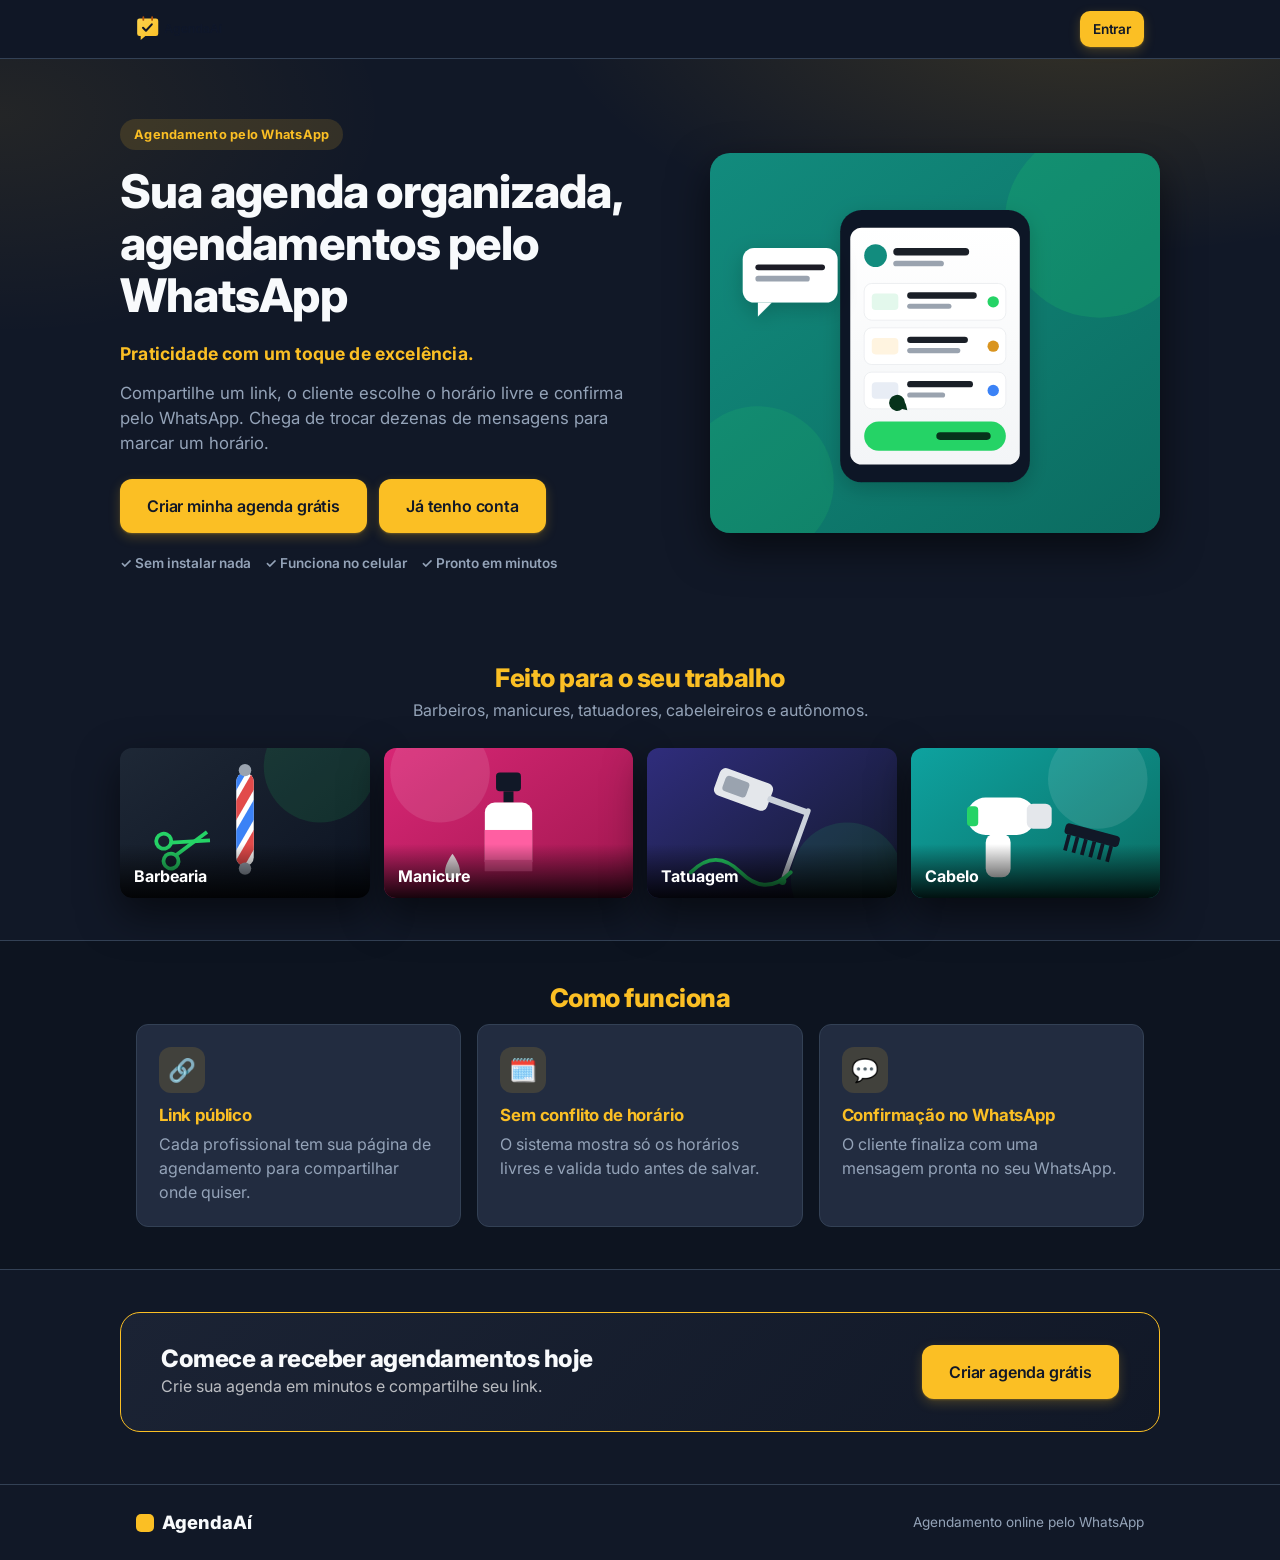
<file: agenda/public/index.html>
<!DOCTYPE html>
<html lang="pt-BR">
<head>
  <meta charset="UTF-8" />
  <meta name="viewport" content="width=device-width, initial-scale=1.0" />
  <title>AgendaAí — Agendamento pelo WhatsApp</title>
  <link rel="icon" type="image/svg+xml" href="./img/logo-mark.svg" />
  <meta name="description" content="Organize sua agenda e receba agendamentos pelo WhatsApp. Para barbeiros, manicures, tatuadores e profissionais autônomos." />
  <link rel="preconnect" href="https://fonts.googleapis.com" />
  <link href="https://fonts.googleapis.com/css2?family=Inter:wght@400;500;600;700;800&display=swap" rel="stylesheet" />
  <link rel="stylesheet" href="./css/styles.css" />
  <link rel="manifest" href="./manifest.webmanifest" />
  <meta name="theme-color" content="#111827" />
  <meta name="mobile-web-app-capable" content="yes" />
  <meta name="apple-mobile-web-app-capable" content="yes" />
  <meta name="apple-mobile-web-app-title" content="AgendaAí" />
  <link rel="apple-touch-icon" href="./img/icon-maskable.svg" />
  <script type="module" src="./js/pwa.js"></script>
</head>
<body class="landing-dark">
  <div id="config-banner" class="config-banner hidden">
    Supabase ainda não configurado. Preencha <code>public/js/config.js</code> (veja SETUP.md) para ativar login e agendamentos.
  </div>

  <header class="topbar">
    <div class="container topbar__inner">
      <img class="brand__logo" src="./img/logo.svg" alt="AgendaAí" />
      <button class="btn btn--primary btn--sm" id="btn-open-auth">Entrar</button>
    </div>
  </header>

  <main>
    <!-- HERO -->
    <section class="hero">
      <div class="hero__bg" aria-hidden="true"></div>
      <div class="container hero__inner">
        <div class="hero__copy">
          <span class="pill">Agendamento pelo WhatsApp</span>
          <h1>Sua agenda organizada,<br />agendamentos pelo WhatsApp</h1>
          <p class="hero__slogan">Praticidade com um toque de excelência.</p>
          <p>Compartilhe um link, o cliente escolhe o horário livre e confirma pelo WhatsApp. Chega de trocar dezenas de mensagens para marcar um horário.</p>
          <div class="hero__actions">
            <button class="btn btn--primary btn--lg" id="btn-hero-cta">Criar minha agenda grátis</button>
            <button class="btn btn--primary btn--lg" id="btn-open-auth-2">Já tenho conta</button>
          </div>
          <div class="hero__trust">
            <span>✓ Sem instalar nada</span>
            <span>✓ Funciona no celular</span>
            <span>✓ Pronto em minutos</span>
          </div>
        </div>
        <div class="hero__media">
          <img src="https://images.unsplash.com/photo-1521590832167-7bcbfaa6381f?auto=format&fit=crop&w=900&q=80"
               alt="Profissional atendendo cliente com agenda organizada"
               loading="eager" width="800" height="600"
               onerror="this.onerror=null;this.src='./img/hero.svg'" />
        </div>
      </div>
    </section>

    <!-- PÚBLICO ALVO -->
    <section class="container section">
      <h2 class="center section__title">Feito para o seu trabalho</h2>
      <p class="center muted section__sub">Barbeiros, manicures, tatuadores, cabeleireiros e autônomos.</p>
      <div class="audience">
        <figure class="audience__card">
          <img src="https://images.unsplash.com/photo-1503951914875-452162b0f3f1?auto=format&fit=crop&w=600&q=80"
               alt="Barbearia" loading="lazy" onerror="this.onerror=null;this.src='./img/barbearia.svg'" />
          <figcaption>Barbearia</figcaption>
        </figure>
        <figure class="audience__card">
          <img src="https://images.unsplash.com/photo-1604654894610-df63bc536371?auto=format&fit=crop&w=600&q=80"
               alt="Manicure" loading="lazy" onerror="this.onerror=null;this.src='./img/manicure.svg'" />
          <figcaption>Manicure</figcaption>
        </figure>
        <figure class="audience__card">
          <img src="https://images.unsplash.com/photo-1562259929-b4e1fd3aef09?auto=format&fit=crop&w=600&q=80"
               alt="Tatuagem" loading="lazy" onerror="this.onerror=null;this.src='./img/tatuagem.svg'" />
          <figcaption>Tatuagem</figcaption>
        </figure>
        <figure class="audience__card">
          <img src="https://images.unsplash.com/photo-1560066984-138dadb4c035?auto=format&fit=crop&w=600&q=80"
               alt="Cabeleireiro" loading="lazy" onerror="this.onerror=null;this.src='./img/cabelo.svg'" />
          <figcaption>Cabelo</figcaption>
        </figure>
      </div>
    </section>

    <!-- COMO FUNCIONA -->
    <section class="section section--alt">
      <div class="container">
        <h2 class="center section__title">Como funciona</h2>
        <div class="features">
          <div class="feature">
            <div class="feature__icon">🔗</div>
            <h3>Link público</h3>
            <p class="muted mb-0">Cada profissional tem sua página de agendamento para compartilhar onde quiser.</p>
          </div>
          <div class="feature">
            <div class="feature__icon">🗓️</div>
            <h3>Sem conflito de horário</h3>
            <p class="muted mb-0">O sistema mostra só os horários livres e valida tudo antes de salvar.</p>
          </div>
          <div class="feature">
            <div class="feature__icon">💬</div>
            <h3>Confirmação no WhatsApp</h3>
            <p class="muted mb-0">O cliente finaliza com uma mensagem pronta no seu WhatsApp.</p>
          </div>
        </div>
      </div>
    </section>

    <!-- CTA FINAL -->
    <section class="container section">
      <div class="cta-band">
        <div>
          <h2 class="mb-0">Comece a receber agendamentos hoje</h2>
          <p class="muted mb-0">Crie sua agenda em minutos e compartilhe seu link.</p>
        </div>
        <button class="btn btn--primary btn--lg" id="btn-cta-final">Criar agenda grátis</button>
      </div>
    </section>

    <footer class="site-footer">
      <div class="container spread">
        <div class="brand"><span class="brand__dot"></span> AgendaAí</div>
        <span class="muted small">Agendamento online pelo WhatsApp</span>
      </div>
    </footer>
  </main>

  <!-- Modal de autenticação -->
  <div id="auth-modal" class="modal-backdrop hidden">
    <div class="modal">
      <div class="spread">
        <h2 id="auth-title" class="mb-0">Entrar</h2>
        <button class="btn btn--ghost btn--sm" id="auth-close">Fechar</button>
      </div>
      <p class="muted small" id="auth-subtitle">Acesse seu painel para gerenciar a agenda.</p>

      <form id="auth-form">
        <div class="field" id="field-name">
          <label for="f-name">Nome do profissional / negócio</label>
          <input class="input" id="f-name" type="text" autocomplete="name" placeholder="Ex: Studio do João" />
        </div>
        <div class="field" id="field-slug">
          <label for="f-slug">Link público desejado (opcional)</label>
          <input class="input" id="f-slug" type="text" placeholder="ex: studio-do-joao" />
          <div class="help">Seu link será /agendar?slug=<span id="slug-preview">...</span></div>
        </div>
        <div class="field">
          <label for="f-email">E-mail</label>
          <input class="input" id="f-email" type="email" autocomplete="email" required />
        </div>
        <div class="field">
          <label for="f-password">Senha</label>
          <input class="input" id="f-password" type="password" autocomplete="current-password" minlength="6" required />
        </div>
        <button class="btn btn--primary btn--block" id="auth-submit" type="submit">Entrar</button>
      </form>

      <p class="center small" id="forgot-row" style="margin-top:10px">
        <a href="#" id="auth-forgot">Esqueci minha senha</a>
      </p>

      <p class="center small" style="margin-top:6px">
        <span id="auth-switch-text">Ainda não tem conta?</span>
        <a href="#" id="auth-switch">Criar conta grátis</a>
      </p>
    </div>
  </div>

  <script type="module" src="./js/auth.js"></script>
</body>
</html>
</file>
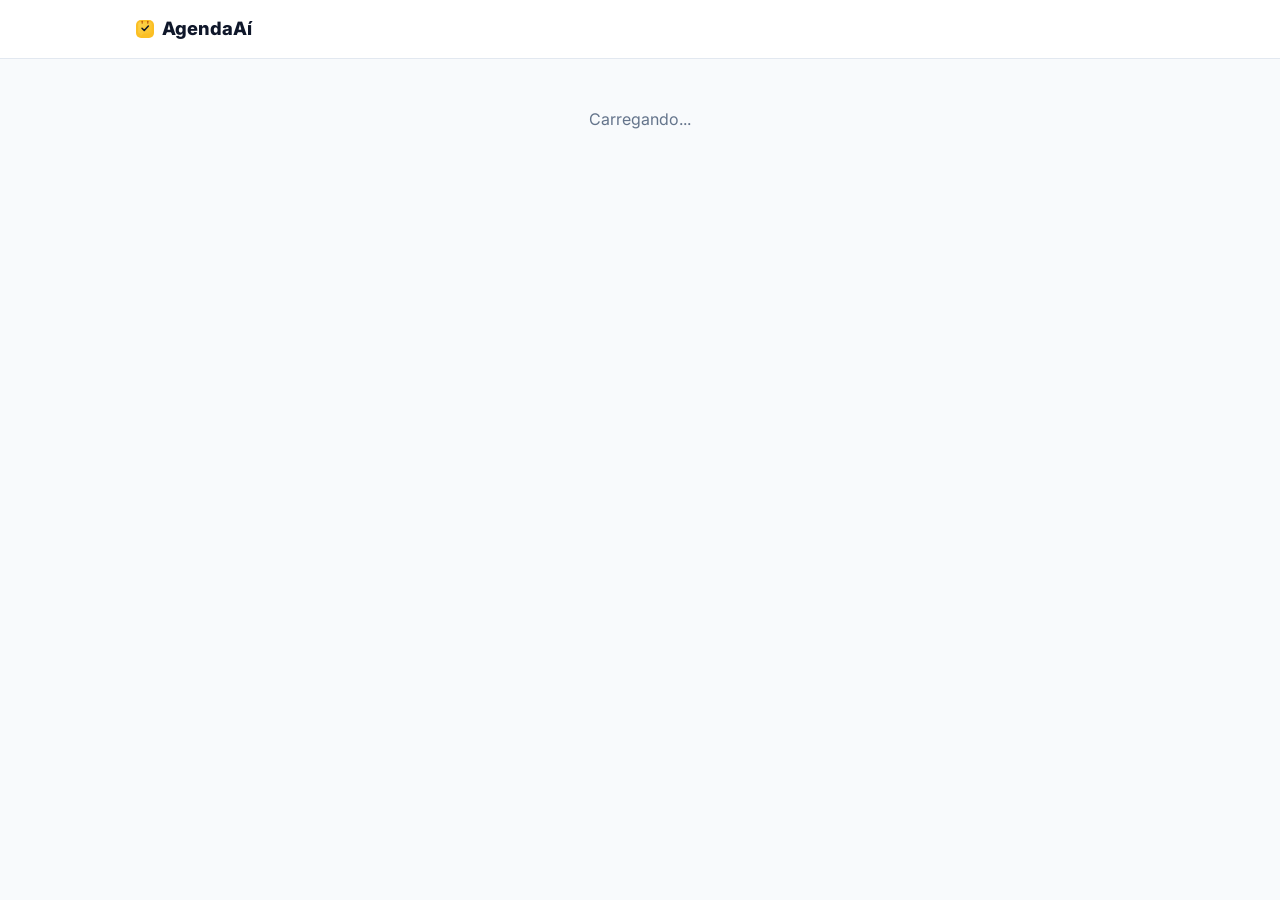
<file: agenda/public/agendar.html>
<!DOCTYPE html>
<html lang="pt-BR">
<head>
  <meta charset="UTF-8" />
  <meta name="viewport" content="width=device-width, initial-scale=1.0" />
  <title>Agendar — AgendaAí</title>
  <link rel="icon" type="image/svg+xml" href="./img/logo-mark.svg" />
  <link rel="preconnect" href="https://fonts.googleapis.com" />
  <link href="https://fonts.googleapis.com/css2?family=Inter:wght@400;500;600;700;800&display=swap" rel="stylesheet" />
  <link rel="stylesheet" href="./css/styles.css" />
  <link rel="manifest" href="./manifest.webmanifest" />
  <meta name="theme-color" content="#fbbf24" />
  <meta name="mobile-web-app-capable" content="yes" />
  <meta name="apple-mobile-web-app-capable" content="yes" />
  <meta name="apple-mobile-web-app-title" content="AgendaAí" />
  <link rel="apple-touch-icon" href="./img/icon-maskable.svg" />
  <script type="module" src="./js/pwa.js"></script>
</head>
<body>
  <div id="config-banner" class="config-banner hidden">
    Supabase não configurado. Veja SETUP.md.
  </div>

  <header class="topbar">
    <div class="container topbar__inner">
      <div class="brand"><span class="brand__dot"></span> AgendaAí</div>
    </div>
  </header>

  <main class="container container--narrow" style="padding-top:18px;padding-bottom:60px">
    <div id="loading" class="loading-block">Carregando...</div>

    <div id="content" class="hidden">
      <!-- Cabeçalho do profissional -->
      <div class="pro-header card">
        <div class="pro-header__cover" id="pro-cover"></div>
        <div class="pro-header__body">
          <div id="pro-avatar" class="avatar avatar--lg"></div>
          <h1 id="pro-name"></h1>
          <p id="pro-desc" class="muted small mb-0"></p>
          <p id="pro-address" class="muted small pro-header__addr"></p>
          <div id="pro-rating" class="pro-rating hidden"></div>
          <div class="pro-share" id="pro-share">
            <button class="btn btn--ghost btn--sm" id="share-copy" type="button" aria-label="Copiar link de agendamento">🔗 Copiar link</button>
            <button class="btn btn--wa btn--sm" id="share-wa" type="button" aria-label="Compartilhar no WhatsApp">WhatsApp</button>
            <a class="btn btn--ig btn--sm hidden" id="pro-instagram" target="_blank" rel="noopener" aria-label="Abrir Instagram">Instagram</a>
            <button class="btn btn--ig btn--sm" id="share-ig" type="button" aria-label="Compartilhar no Instagram">Compartilhar</button>
          </div>
        </div>
      </div>

      <!-- Galeria de trabalhos -->
      <section class="card hidden" id="vitrine-gallery-card">
        <h2 class="card__title">Trabalhos</h2>
        <div class="gallery" id="vitrine-gallery"></div>
      </section>

      <!-- Avaliações de clientes -->
      <section class="card hidden" id="vitrine-reviews-card">
        <h2 class="card__title">Avaliações</h2>
        <div id="vitrine-reviews"></div>
      </section>

      <!-- Barra de progresso dos passos -->
      <ol class="stepbar" id="stepbar" aria-label="Progresso do agendamento">
        <li class="stepbar__item is-current" data-step="1"><span class="stepbar__dot">1</span><span class="stepbar__txt">Serviço</span></li>
        <li class="stepbar__item" data-step="2"><span class="stepbar__dot">2</span><span class="stepbar__txt">Data</span></li>
        <li class="stepbar__item" data-step="3"><span class="stepbar__dot">3</span><span class="stepbar__txt">Horário</span></li>
        <li class="stepbar__item" data-step="4"><span class="stepbar__dot">4</span><span class="stepbar__txt">Dados</span></li>
        <li class="stepbar__item" data-step="5"><span class="stepbar__dot">5</span><span class="stepbar__txt">Resumo</span></li>
      </ol>

      <!-- Passo 1: serviço -->
      <section class="card" id="step-service" aria-labelledby="h-service">
        <h2 class="card__title" id="h-service">1. Escolha o serviço</h2>
        <div id="services"></div>
      </section>

      <!-- Passo 2: data -->
      <section class="card hidden" id="step-date" aria-labelledby="h-date">
        <h2 class="card__title" id="h-date">2. Escolha a data</h2>
        <div class="day-strip" id="days"></div>
      </section>

      <!-- Passo 3: horário -->
      <section class="card hidden" id="step-time" aria-labelledby="h-time">
        <h2 class="card__title" id="h-time">3. Escolha o horário</h2>
        <div id="slots"><div class="loading-block">Carregando horários...</div></div>
      </section>

      <!-- Passo 4: dados do cliente -->
      <section class="card hidden" id="step-form" aria-labelledby="h-form">
        <h2 class="card__title" id="h-form">4. Seus dados</h2>
        <form id="booking-form" novalidate>
          <div class="field"><label for="c-name">Seu nome *</label><input class="input" id="c-name" autocomplete="name" required></div>
          <div class="field"><label for="c-phone">Seu WhatsApp (com DDD) *</label><input class="input" id="c-phone" type="tel" inputmode="numeric" autocomplete="tel" placeholder="(11) 99999-9999" required></div>
          <div class="field"><label for="c-notes">Observação (opcional)</label><textarea class="textarea" id="c-notes" placeholder="Ex: alguma preferência ou informação útil"></textarea></div>
          <p class="help">Não precisa criar conta. Pedimos só o necessário para agendar.</p>
          <button class="btn btn--primary btn--block btn--lg" id="to-review-btn" type="submit">Revisar agendamento</button>
        </form>
      </section>

      <!-- Passo 5: resumo e envio -->
      <section class="card hidden" id="step-review" aria-labelledby="h-review">
        <h2 class="card__title" id="h-review">5. Confirme e envie</h2>
        <div class="summary" id="summary"></div>
        <div class="notice">
          <strong>Isto é uma solicitação.</strong> Seu horário só estará garantido quando o profissional confirmar.
          Abrir o WhatsApp não confirma o agendamento automaticamente.
        </div>
        <div class="review-actions">
          <button class="btn btn--ghost btn--lg" id="back-btn" type="button">‹ Voltar e corrigir</button>
          <button class="btn btn--wa btn--lg" id="confirm-btn" type="button">Enviar pedido pelo WhatsApp</button>
        </div>
      </section>
    </div>

    <div id="not-found" class="hidden empty" style="margin-top:40px">
      Profissional não encontrado. Verifique o link.
    </div>
  </main>

  <script type="module" src="./js/booking.js"></script>
</body>
</html>
</file>
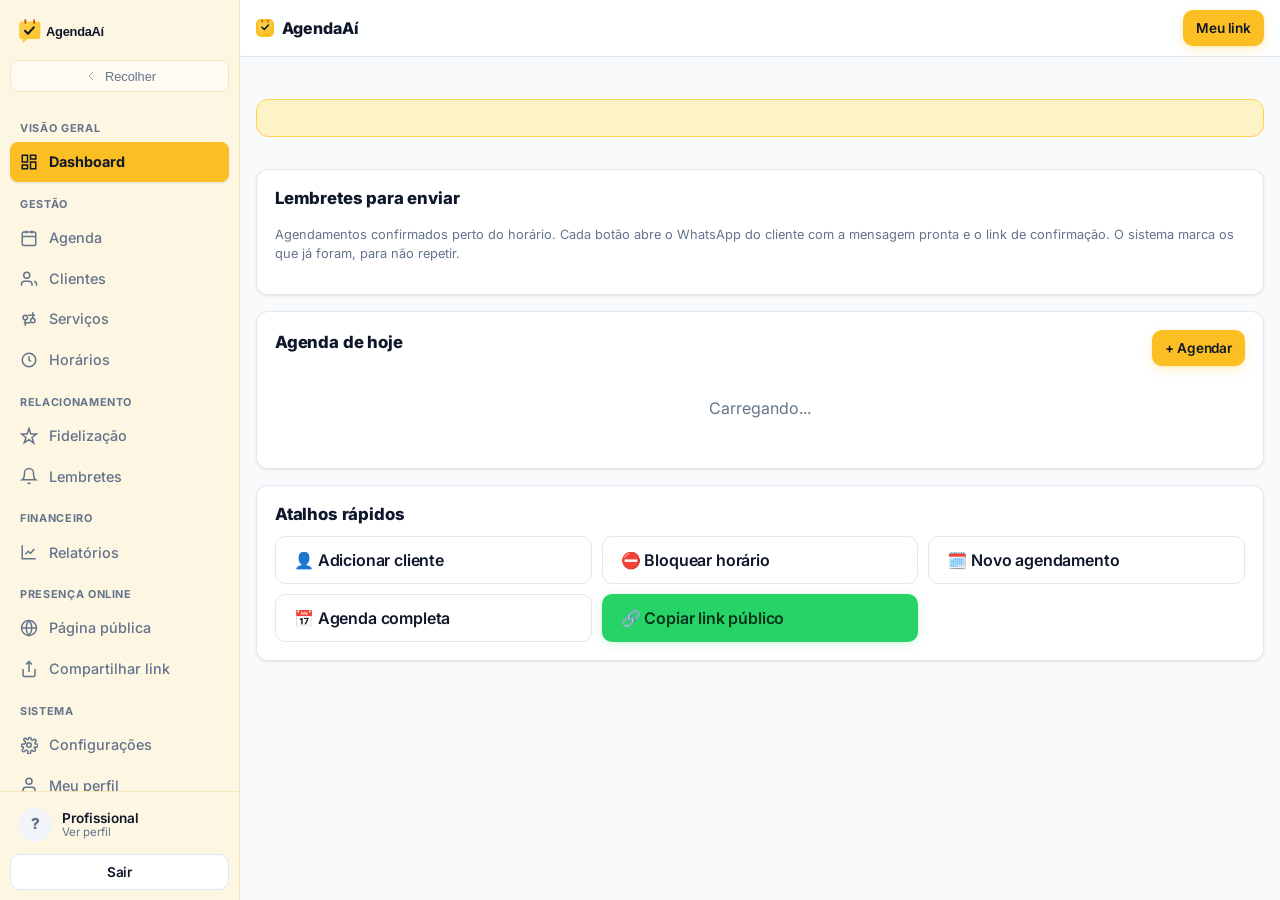
<file: agenda/public/app.html>
<!DOCTYPE html>
<html lang="pt-BR">
<head>
  <meta charset="UTF-8" />
  <meta name="viewport" content="width=device-width, initial-scale=1.0" />
  <title>Painel — AgendaAí</title>
  <link rel="icon" type="image/svg+xml" href="./img/logo-mark.svg" />
  <link rel="preconnect" href="https://fonts.googleapis.com" />
  <link href="https://fonts.googleapis.com/css2?family=Inter:wght@400;500;600;700;800&display=swap" rel="stylesheet" />
  <link rel="stylesheet" href="./css/styles.css" />
  <link rel="manifest" href="./manifest.webmanifest" />
  <meta name="theme-color" content="#fbbf24" />
  <meta name="mobile-web-app-capable" content="yes" />
  <meta name="apple-mobile-web-app-capable" content="yes" />
  <meta name="apple-mobile-web-app-title" content="AgendaAí" />
  <link rel="apple-touch-icon" href="./img/icon-maskable.svg" />
  <script type="module" src="./js/pwa.js"></script>
</head>
<body>
  <div id="config-banner" class="config-banner hidden">
    Supabase não configurado. Preencha <code>public/js/config.js</code> (veja SETUP.md).
  </div>

  <div class="app-shell" id="app-shell">
    <div class="sidebar__backdrop" id="sidebar-backdrop"></div>

    <!-- SIDEBAR -->
    <aside class="sidebar" id="sidebar">
      <div class="sidebar__brand"><img class="brand__logo" src="./img/logo.svg" alt="AgendaAí" /></div>
      <button class="sidebar__collapse" id="sidebar-collapse" type="button" aria-label="Recolher menu">
        <svg viewBox="0 0 24 24" fill="none" stroke="currentColor" width="16" height="16"><path d="M15 18l-6-6 6-6"/></svg>
        <span>Recolher</span>
      </button>
      <nav class="sidebar__nav" id="tabs" aria-label="Navegação principal">
        <div class="sidebar__group">
          <div class="sidebar__group-label">Visão geral</div>
          <button class="nav-item tab is-active" data-view="dashboard">
            <svg viewBox="0 0 24 24" fill="none" stroke="currentColor"><rect x="3" y="3" width="7" height="9"/><rect x="14" y="3" width="7" height="5"/><rect x="14" y="12" width="7" height="9"/><rect x="3" y="16" width="7" height="5"/></svg>
            <span class="nav-item__label">Dashboard</span>
          </button>
        </div>
        <div class="sidebar__group">
          <div class="sidebar__group-label">Gestão</div>
          <button class="nav-item tab" data-view="agenda">
            <svg viewBox="0 0 24 24" fill="none" stroke="currentColor"><rect x="3" y="4" width="18" height="18" rx="2"/><path d="M16 2v4M8 2v4M3 10h18"/></svg>
            <span class="nav-item__label">Agenda</span>
          </button>
          <button class="nav-item tab" data-view="clients">
            <svg viewBox="0 0 24 24" fill="none" stroke="currentColor"><path d="M16 21v-2a4 4 0 0 0-4-4H6a4 4 0 0 0-4 4v2"/><circle cx="9" cy="7" r="4"/><path d="M22 21v-2a4 4 0 0 0-3-3.87"/></svg>
            <span class="nav-item__label">Clientes</span>
          </button>
          <button class="nav-item tab" data-view="services">
            <svg viewBox="0 0 24 24" fill="none" stroke="currentColor"><path d="M20 7h-9M14 17H5M17 3v8M7 13v8"/><circle cx="17" cy="14" r="3"/><circle cx="7" cy="10" r="3"/></svg>
            <span class="nav-item__label">Serviços</span>
          </button>
          <button class="nav-item tab" data-view="availability">
            <svg viewBox="0 0 24 24" fill="none" stroke="currentColor"><circle cx="12" cy="12" r="9"/><path d="M12 7v5l3 2"/></svg>
            <span class="nav-item__label">Horários</span>
          </button>
        </div>
        <div class="sidebar__group">
          <div class="sidebar__group-label">Relacionamento</div>
          <button class="nav-item tab" data-view="clients">
            <svg viewBox="0 0 24 24" fill="none" stroke="currentColor"><path d="M12 2l2.4 7.4H22l-6 4.6 2.3 7.4-6.3-4.6L5.7 21 8 14 2 9.4h7.6z"/></svg>
            <span class="nav-item__label">Fidelização</span>
          </button>
          <button class="nav-item tab" data-view="dashboard">
            <svg viewBox="0 0 24 24" fill="none" stroke="currentColor"><path d="M18 8a6 6 0 0 0-12 0c0 7-3 9-3 9h18s-3-2-3-9"/><path d="M13.7 21a2 2 0 0 1-3.4 0"/></svg>
            <span class="nav-item__label">Lembretes</span>
          </button>
        </div>
        <div class="sidebar__group">
          <div class="sidebar__group-label">Financeiro</div>
          <button class="nav-item tab" data-view="report">
            <svg viewBox="0 0 24 24" fill="none" stroke="currentColor"><path d="M3 3v18h18"/><path d="M7 15l4-4 3 3 5-6"/></svg>
            <span class="nav-item__label">Relatórios</span>
          </button>
        </div>
        <div class="sidebar__group">
          <div class="sidebar__group-label">Presença online</div>
          <button class="nav-item" id="nav-public" type="button">
            <svg viewBox="0 0 24 24" fill="none" stroke="currentColor"><circle cx="12" cy="12" r="10"/><path d="M2 12h20M12 2a15 15 0 0 1 0 20 15 15 0 0 1 0-20"/></svg>
            <span class="nav-item__label">Página pública</span>
          </button>
          <button class="nav-item" id="nav-share" type="button">
            <svg viewBox="0 0 24 24" fill="none" stroke="currentColor"><path d="M4 12v8a2 2 0 0 0 2 2h12a2 2 0 0 0 2-2v-8"/><path d="M16 6l-4-4-4 4M12 2v14"/></svg>
            <span class="nav-item__label">Compartilhar link</span>
          </button>
        </div>
        <div class="sidebar__group">
          <div class="sidebar__group-label">Sistema</div>
          <button class="nav-item tab" data-view="profile">
            <svg viewBox="0 0 24 24" fill="none" stroke="currentColor"><circle cx="12" cy="12" r="3"/><path d="M19.4 15a1.6 1.6 0 0 0 .3 1.8l.1.1a2 2 0 1 1-2.8 2.8l-.1-.1a1.6 1.6 0 0 0-2.7 1.1V22a2 2 0 0 1-4 0v-.2A1.6 1.6 0 0 0 6.6 20l-.1.1a2 2 0 1 1-2.8-2.8l.1-.1A1.6 1.6 0 0 0 4 14.6H4a2 2 0 0 1 0-4h.2A1.6 1.6 0 0 0 6 6.6l-.1-.1a2 2 0 1 1 2.8-2.8l.1.1A1.6 1.6 0 0 0 11 4.6V4a2 2 0 0 1 4 0v.2a1.6 1.6 0 0 0 2.7 1.1l.1-.1a2 2 0 1 1 2.8 2.8l-.1.1a1.6 1.6 0 0 0 1.1 2.7H22a2 2 0 0 1 0 4h-.2a1.6 1.6 0 0 0-1.4 1z"/></svg>
            <span class="nav-item__label">Configurações</span>
          </button>
          <button class="nav-item tab" data-view="profile">
            <svg viewBox="0 0 24 24" fill="none" stroke="currentColor"><path d="M20 21v-2a4 4 0 0 0-4-4H8a4 4 0 0 0-4 4v2"/><circle cx="12" cy="7" r="4"/></svg>
            <span class="nav-item__label">Meu perfil</span>
          </button>
        </div>
      </nav>
      <div class="sidebar__footer">
        <div class="sidebar__user">
          <div class="avatar" id="sidebar-avatar">?</div>
          <div class="sidebar__user-info">
            <div class="sidebar__user-name" id="sidebar-user-name">Profissional</div>
            <div class="sidebar__user-sub">Ver perfil</div>
          </div>
        </div>
        <button class="btn btn--ghost btn--sm btn--block" id="btn-logout" style="margin-top:6px">Sair</button>
      </div>
    </aside>

    <!-- CONTEÚDO -->
    <div class="app-main">
      <div class="app-topbar">
        <button class="app-topbar__menu" id="menu-toggle" aria-label="Abrir menu">
          <svg viewBox="0 0 24 24" fill="none" stroke="currentColor" width="20" height="20"><path d="M3 12h18M3 6h18M3 18h18"/></svg>
        </button>
        <div class="brand" style="font-size:1rem"><span class="brand__dot"></span> AgendaAí</div>
        <div style="margin-left:auto; display:flex; gap:8px">
          <button class="btn btn--primary btn--sm" id="btn-share">Meu link</button>
        </div>
      </div>
      <main class="app-content">
    <!-- DASHBOARD -->
    <section class="view" id="view-dashboard">
      <div id="dash-greeting" class="dash-greeting"></div>

      <div id="mode-banner" class="mode-banner hidden"></div>

      <div class="dash-cards" id="dash-cards"></div>

      <div class="card" id="reminders-card">
        <div class="spread">
          <h2 class="card__title mb-0">Lembretes para enviar</h2>
          <button class="btn btn--wa btn--sm hidden" id="send-all-reminders">Enviar todos</button>
        </div>
        <p class="help">Agendamentos confirmados perto do horário. Cada botão abre o WhatsApp do cliente com a mensagem pronta e o link de confirmação. O sistema marca os que já foram, para não repetir.</p>
        <div id="reminders-list"></div>
      </div>

      <div class="card">
        <div class="spread">
          <h2 class="card__title mb-0">Agenda de hoje</h2>
          <button class="btn btn--primary btn--sm" id="dash-new-appt">+ Agendar</button>
        </div>
        <div id="dash-today"><div class="loading-block">Carregando...</div></div>
      </div>

      <div class="card">
        <h2 class="card__title">Atalhos rápidos</h2>
        <div class="dash-actions">
          <button class="btn btn--ghost" id="dash-add-client">👤 Adicionar cliente</button>
          <button class="btn btn--ghost" id="dash-block">⛔ Bloquear horário</button>
          <button class="btn btn--ghost" id="dash-new-appt-2">🗓️ Novo agendamento</button>
          <button class="btn btn--ghost" id="dash-full-agenda">📅 Agenda completa</button>
          <button class="btn btn--wa" id="dash-share">🔗 Copiar link público</button>
        </div>
      </div>
    </section>

    <!-- AGENDA -->
    <section class="view hidden" id="view-agenda">
      <div class="stat-grid" id="stats" style="margin-bottom:18px"></div>

      <div class="card">
        <div class="spread">
          <h2 class="card__title mb-0">Agenda</h2>
          <button class="btn btn--primary btn--sm" id="btn-new-appt">+ Novo</button>
        </div>
        <div class="tabs" style="border:none;padding:8px 0">
          <button class="tab is-active" data-range="day">Dia</button>
          <button class="tab" data-range="week">Semana</button>
          <button class="tab" data-range="month">Mês</button>
        </div>
        <div class="spread" style="margin:6px 0 14px; gap:8px; flex-wrap:wrap">
          <button class="btn btn--ghost btn--sm" id="nav-prev">‹</button>
          <strong id="range-label"></strong>
          <button class="btn btn--ghost btn--sm" id="nav-next">›</button>
          <input class="input" id="agenda-jump" type="date" style="width:auto; min-width:150px" aria-label="Ir para a data" />
          <button class="btn btn--ghost btn--sm" id="agenda-today">Hoje</button>
        </div>
        <div class="field" style="margin-bottom:12px">
          <label for="att-filter">Filtrar por confirmação de presença</label>
          <select class="select" id="att-filter">
            <option value="all">Todos</option>
            <option value="confirmed">Presença confirmada</option>
            <option value="pending">Sem resposta</option>
            <option value="declined">Recusou / cancelou</option>
            <option value="reschedule">Pediu reagendamento</option>
          </select>
        </div>
        <div id="agenda-list"><div class="loading-block">Carregando...</div></div>
      </div>
    </section>

    <!-- SERVIÇOS -->
    <section class="view hidden" id="view-services">
      <div class="card">
        <div class="spread">
          <h2 class="card__title mb-0">Serviços</h2>
          <button class="btn btn--primary btn--sm" id="btn-new-service">+ Serviço</button>
        </div>
        <p class="help" id="service-limit"></p>
        <div id="services-list"><div class="loading-block">Carregando...</div></div>
      </div>
    </section>

    <!-- HORÁRIOS -->
    <section class="view hidden" id="view-availability">
      <div class="card">
        <h2 class="card__title">Dias e horários de atendimento</h2>
        <p class="help">Defina as janelas em que você atende. Pode haver mais de uma por dia (ex: manhã e tarde).</p>
        <div id="availability-list"></div>
      </div>
      <div class="card">
        <div class="spread">
          <h2 class="card__title mb-0">Folgas e bloqueios</h2>
          <button class="btn btn--primary btn--sm" id="btn-new-block">+ Bloqueio</button>
        </div>
        <p class="help">Intervalos em que você não atende (feriado, almoço de um dia específico, compromisso).</p>
        <div id="blocks-list"><div class="loading-block">Carregando...</div></div>
      </div>
    </section>

    <!-- CLIENTES -->
    <section class="view hidden" id="view-clients">
      <div class="dash-cards" id="client-stats" style="margin-bottom:16px"></div>

      <div class="card">
        <div class="spread">
          <h2 class="card__title mb-0">Clientes que precisam retornar</h2>
          <select class="select" id="return-period" style="width:auto">
            <option value="15">+15 dias</option>
            <option value="30" selected>+30 dias</option>
            <option value="60">+60 dias</option>
            <option value="90">+90 dias</option>
          </select>
        </div>
        <p class="help">Clientes sem agendamento futuro e cuja última visita concluída passou do período.</p>
        <div id="return-list"><div class="loading-block">Carregando...</div></div>
      </div>

      <div class="card">
        <div class="spread">
          <h2 class="card__title mb-0">Clientes</h2>
          <button class="btn btn--primary btn--sm" id="clients-new">+ Cliente</button>
        </div>
        <input class="input" id="client-search" placeholder="Buscar por nome ou telefone" style="margin:12px 0" />
        <div class="row">
          <div class="field" style="margin-bottom:10px"><label class="small">Última visita</label>
            <select class="select" id="filter-lastvisit">
              <option value="all">Todas</option>
              <option value="15">Há mais de 15 dias</option>
              <option value="30">Há mais de 30 dias</option>
              <option value="60">Há mais de 60 dias</option>
              <option value="90">Há mais de 90 dias</option>
              <option value="never">Nunca visitou</option>
            </select>
          </div>
          <div class="field" style="margin-bottom:10px"><label class="small">Serviço mais usado</label>
            <select class="select" id="filter-service"><option value="all">Todos</option></select>
          </div>
          <div class="field" style="margin-bottom:10px"><label class="small">Agendamento futuro</label>
            <select class="select" id="filter-future">
              <option value="all">Todos</option>
              <option value="with">Com agendamento</option>
              <option value="without">Sem agendamento</option>
            </select>
          </div>
          <div class="field" style="margin-bottom:10px"><label class="small">Ordenar por</label>
            <select class="select" id="filter-sort">
              <option value="recent">Visita mais recente</option>
              <option value="oldest">Visita mais antiga</option>
              <option value="name">Nome (A-Z)</option>
            </select>
          </div>
        </div>
        <div id="clients-list"><div class="loading-block">Carregando...</div></div>
      </div>
    </section>

    <!-- RELATÓRIO -->
    <section class="view hidden" id="view-report">
      <div class="card">
        <h2 class="card__title">Relatório de faturamento</h2>
        <div class="tabs" style="border:none;padding:4px 0">
          <button class="tab is-active" data-period="day">Dia</button>
          <button class="tab" data-period="month">Mês</button>
          <button class="tab" data-period="year">Ano</button>
          <button class="tab" data-period="custom">Período</button>
        </div>

        <!-- Navegação por dia/mês/ano (com seletor de calendário para pular direto) -->
        <div id="rep-nav" class="spread" style="margin:6px 0 14px; gap:8px; flex-wrap:wrap">
          <button class="btn btn--ghost btn--sm" id="rep-prev">‹</button>
          <strong id="rep-label"></strong>
          <button class="btn btn--ghost btn--sm" id="rep-next">›</button>
          <input class="input" id="rep-jump" type="date" style="width:auto; min-width:150px" aria-label="Ir para a data" />
        </div>

        <!-- Período personalizado (intervalo via calendário) -->
        <div id="rep-custom" class="row hidden" style="margin:6px 0 14px">
          <div class="field" style="margin-bottom:0"><label class="small">De</label><input class="input" id="rep-from" type="date" /></div>
          <div class="field" style="margin-bottom:0"><label class="small">Até</label><input class="input" id="rep-to" type="date" /></div>
        </div>

        <div class="dash-cards" id="rep-cards"></div>
      </div>
      <div class="card">
        <h2 class="card__title">Detalhamento</h2>
        <div id="rep-detail"><div class="loading-block">Carregando...</div></div>
      </div>
      <div class="card">
        <h2 class="card__title">Horários mais procurados</h2>
        <p class="help" style="margin-top:-6px">Com base nos agendamentos deste período (cancelados não contam). Use para otimizar sua agenda.</p>
        <div id="rep-peaks"></div>
      </div>
    </section>

    <!-- PERFIL -->
    <section class="view hidden" id="view-profile">
      <div class="card">
        <h2 class="card__title">Perfil profissional</h2>
        <form id="profile-form">
          <div class="field"><label for="p-name">Nome / negócio</label><input class="input" id="p-name" /></div>
          <div class="field"><label for="p-slug">Link público (slug)</label><input class="input" id="p-slug" />
            <div class="help">Link: <a id="p-link" href="#" target="_blank" rel="noopener"></a></div>
          </div>
          <div class="field"><label for="p-phone">WhatsApp (com DDD, só números)</label><input class="input" id="p-phone" placeholder="5511999999999" /></div>
          <div class="field"><label for="p-address">Endereço</label><input class="input" id="p-address" /></div>
          <div class="field"><label for="p-avatar">URL da foto (perfil)</label><input class="input" id="p-avatar" placeholder="https://..." />
            <div class="help">Link de uma imagem sua ou do seu logo.</div>
          </div>
          <div class="field"><label for="p-cover">URL da capa (opcional)</label><input class="input" id="p-cover" placeholder="https://..." />
            <div class="help">Imagem de fundo que aparece no topo da sua página pública.</div>
          </div>
          <div class="field"><label for="p-desc">Descrição</label><textarea class="textarea" id="p-desc"></textarea></div>
          <div class="field"><label for="p-instagram">Instagram (usuário, sem @)</label><input class="input" id="p-instagram" placeholder="seuperfil" />
            <div class="help">Aparece como botão na sua página pública.</div>
          </div>
          <div class="field"><label for="p-gallery">Galeria de trabalhos (uma URL de imagem por linha)</label>
            <textarea class="textarea" id="p-gallery" placeholder="https://.../foto1.jpg&#10;https://.../foto2.jpg"></textarea>
            <div class="help">Cole os links das fotos dos seus trabalhos. Elas aparecem numa galeria na página pública.</div>
          </div>
          <div class="row">
            <div class="field"><label for="p-rem1">1º lembrete (horas antes)</label><input class="input" id="p-rem1" type="number" min="1" max="72" value="24"></div>
            <div class="field"><label for="p-rem2">2º lembrete (horas antes)</label><input class="input" id="p-rem2" type="number" min="1" max="24" value="3"></div>
          </div>
          <div class="field">
            <label>Confirmação de agendamentos</label>
            <div class="toggle-card">
              <label class="switch">
                <input type="checkbox" id="p-confirm-mode" />
                <span class="switch__track"><span class="switch__thumb"></span></span>
              </label>
              <div class="toggle-card__text">
                <strong id="confirm-mode-title">Aprovação manual</strong>
                <span class="help" id="confirm-mode-desc">Os pedidos entram como "Solicitado" e você confirma cada um.</span>
              </div>
            </div>
          </div>
          <div class="field"><label for="p-buffer">Intervalo entre atendimentos (min)</label><input class="input" id="p-buffer" type="number" min="0" max="120" step="5" value="0">
            <div class="help">Folga reservada antes e depois de cada atendimento.</div>
          </div>
          <div class="field">
            <label><input type="checkbox" id="p-work-holidays"> Atender em feriados nacionais</label>
            <div class="help">Por padrão, feriados nacionais ficam bloqueados na agenda. Marque para atender normalmente nesses dias.</div>
          </div>

          <h3 style="font-size:1rem;margin:20px 0 10px;border-top:1px solid var(--border);padding-top:16px">Sinal / entrada (reduz faltas)</h3>
          <div class="field">
            <label><input type="checkbox" id="p-require-deposit"> Exigir sinal para garantir o horário</label>
            <div class="help">O cliente envia um Pix de sinal e você confirma quando o valor cair. Ótimo para reduzir no-show.</div>
          </div>
          <div id="deposit-fields" class="hidden">
            <div class="row">
              <div class="field"><label for="p-deposit">Valor do sinal (R$)</label><input class="input" id="p-deposit" type="number" min="0" step="0.01" placeholder="20,00"></div>
              <div class="field"><label for="p-pix-key">Sua chave Pix</label><input class="input" id="p-pix-key" type="text" placeholder="CPF, telefone, e-mail ou chave aleatória"></div>
            </div>
            <div class="field">
              <label for="p-deposit-policy">Regra do sinal (texto mostrado ao cliente)</label>
              <textarea class="textarea" id="p-deposit-policy" rows="2" placeholder="Ex: O sinal é abatido do valor no dia. Em caso de falta ou cancelamento em cima da hora, o sinal não é devolvido."></textarea>
            </div>
          </div>

          <button class="btn btn--primary" type="submit">Salvar perfil</button>
        </form>
      </div>
    </section>
      </main>
    </div>
  </div>

  <div id="modal-root"></div>
  <script type="module" src="./js/app.js"></script>
</body>
</html>
</file>
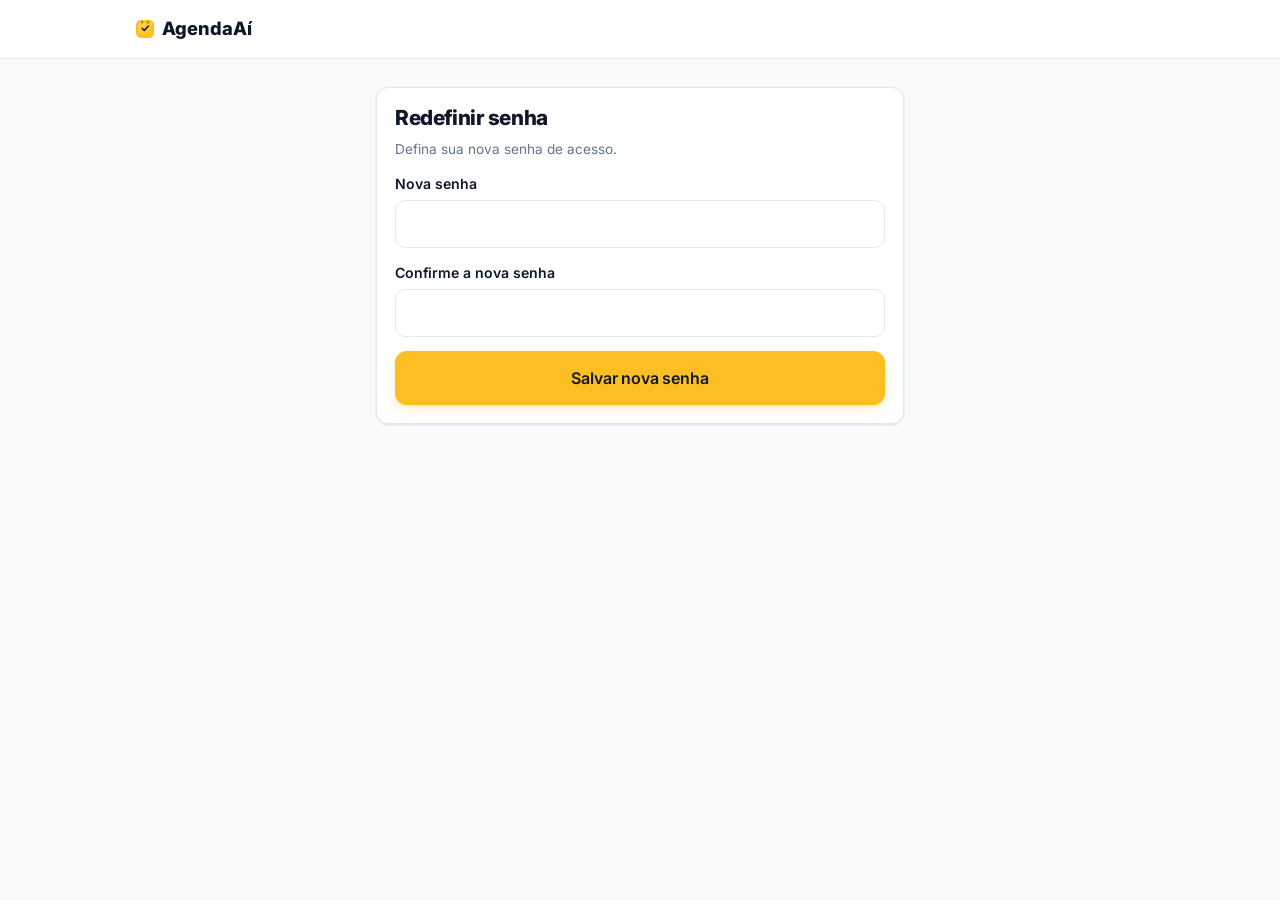
<file: agenda/public/reset.html>
<!DOCTYPE html>
<html lang="pt-BR">
<head>
  <meta charset="UTF-8" />
  <meta name="viewport" content="width=device-width, initial-scale=1.0" />
  <title>Redefinir senha — AgendaAí</title>
  <link rel="icon" type="image/svg+xml" href="./img/logo-mark.svg" />
  <link rel="preconnect" href="https://fonts.googleapis.com" />
  <link href="https://fonts.googleapis.com/css2?family=Inter:wght@400;500;600;700;800&display=swap" rel="stylesheet" />
  <link rel="stylesheet" href="./css/styles.css" />
  <link rel="manifest" href="./manifest.webmanifest" />
  <meta name="theme-color" content="#fbbf24" />
  <meta name="mobile-web-app-capable" content="yes" />
  <meta name="apple-mobile-web-app-capable" content="yes" />
  <meta name="apple-mobile-web-app-title" content="AgendaAí" />
  <link rel="apple-touch-icon" href="./img/icon-maskable.svg" />
  <script type="module" src="./js/pwa.js"></script>
</head>
<body>
  <header class="topbar">
    <div class="container topbar__inner">
      <div class="brand"><span class="brand__dot"></span> AgendaAí</div>
    </div>
  </header>

  <main class="container container--narrow" style="padding-top:28px;padding-bottom:60px">
    <div class="card" id="reset-card">
      <h1 style="font-size:1.3rem">Redefinir senha</h1>
      <p class="muted small" id="reset-sub">Defina sua nova senha de acesso.</p>

      <form id="reset-form">
        <div class="field">
          <label for="r-pass">Nova senha</label>
          <input class="input" id="r-pass" type="password" autocomplete="new-password" minlength="6" required />
        </div>
        <div class="field">
          <label for="r-pass2">Confirme a nova senha</label>
          <input class="input" id="r-pass2" type="password" autocomplete="new-password" minlength="6" required />
        </div>
        <button class="btn btn--primary btn--block btn--lg" id="r-submit" type="submit">Salvar nova senha</button>
      </form>
    </div>

    <div id="reset-invalid" class="empty hidden" style="margin-top:20px">
      Link inválido ou expirado. Volte à <a href="./index.html">página inicial</a> e peça um novo link de recuperação.
    </div>
  </main>

  <script type="module" src="./js/reset.js"></script>
</body>
</html>
</file>
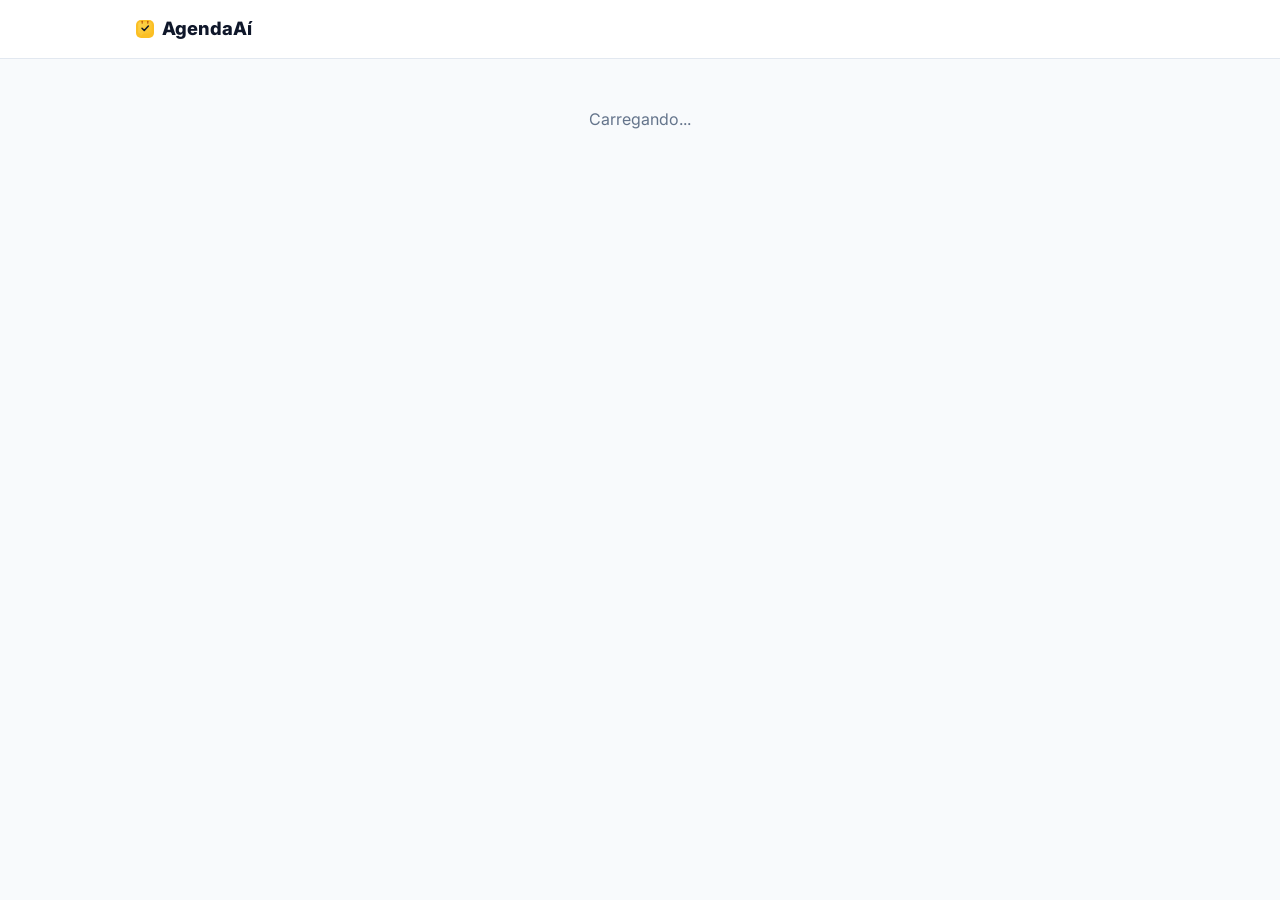
<file: agenda/public/responder.html>
<!DOCTYPE html>
<html lang="pt-BR">
<head>
  <meta charset="UTF-8" />
  <meta name="viewport" content="width=device-width, initial-scale=1.0" />
  <title>Confirmar presença — AgendaAí</title>
  <link rel="icon" type="image/svg+xml" href="./img/logo-mark.svg" />
  <link rel="preconnect" href="https://fonts.googleapis.com" />
  <link href="https://fonts.googleapis.com/css2?family=Inter:wght@400;500;600;700;800&display=swap" rel="stylesheet" />
  <link rel="stylesheet" href="./css/styles.css" />
  <link rel="manifest" href="./manifest.webmanifest" />
  <meta name="theme-color" content="#fbbf24" />
  <meta name="mobile-web-app-capable" content="yes" />
  <meta name="apple-mobile-web-app-capable" content="yes" />
  <meta name="apple-mobile-web-app-title" content="AgendaAí" />
  <link rel="apple-touch-icon" href="./img/icon-maskable.svg" />
  <script type="module" src="./js/pwa.js"></script>
</head>
<body>
  <header class="topbar">
    <div class="container topbar__inner">
      <div class="brand"><span class="brand__dot"></span> AgendaAí</div>
    </div>
  </header>

  <main class="container container--narrow" style="padding-top:18px;padding-bottom:60px">
    <div id="loading" class="loading-block">Carregando...</div>

    <div id="content" class="hidden">
      <section class="card">
        <h1 style="font-size:1.3rem">Seu agendamento</h1>
        <div class="summary" id="summary"></div>

        <div id="att-state" class="hidden"></div>

        <div id="actions">
          <p class="help">O que você gostaria de fazer?</p>
          <button class="btn btn--wa btn--block btn--lg" id="btn-confirm" type="button">✓ Confirmar presença</button>
          <button class="btn btn--ghost btn--block" id="btn-reschedule" type="button" style="margin-top:10px">🔁 Solicitar reagendamento</button>
          <button class="btn btn--danger btn--block" id="btn-cancel" type="button" style="margin-top:10px">✕ Cancelar agendamento</button>
        </div>

        <div id="result" class="hidden"></div>

        <div id="review-form" class="review-form hidden">
          <h2 style="font-size:1.1rem;margin:4px 0 2px">Como foi seu atendimento?</h2>
          <p class="help" style="margin:0 0 10px">Sua avaliação ajuda outras pessoas e o profissional.</p>
          <div class="rating-input" id="review-stars" role="group" aria-label="Nota de 1 a 5 estrelas"></div>
          <textarea id="review-comment" class="input" rows="3" maxlength="500"
            placeholder="Conte como foi (opcional)" style="margin-top:12px;resize:vertical"></textarea>
          <button class="btn btn--wa btn--block btn--lg" id="btn-review" type="button" style="margin-top:12px">Enviar avaliação</button>
        </div>
      </section>
    </div>

    <div id="not-found" class="hidden empty" style="margin-top:40px">
      Link inválido ou expirado. Peça um novo link ao profissional.
    </div>
  </main>

  <script type="module" src="./js/responder.js"></script>
</body>
</html>
</file>
<file: agenda/public/css/styles.css>
/* =============================================================================
   AgendaAí — estilos. Mobile-first, minimalista, SaaS profissional.
   Verde (WhatsApp) como cor de ação.
   ========================================================================== */
:root {
  /* Superfícies e texto (paleta Slate) */
  --bg: #f8fafc;
  --surface: #ffffff;
  --surface-2: #f1f5f9;
  --border: #e2e8f0;
  --text: #0f172a;
  --text-muted: #64748b;
  --brand: #fbbf24;          /* dourado — marca/primária */

  /* Primária (dourado). Como o dourado é claro, botões preenchidos usam
     TEXTO ESCURO (--on-primary). Para texto/links sobre fundo claro usamos
     um dourado mais escuro (--primary-dark) para ter contraste. */
  --primary: #fbbf24;
  --primary-dark: #a16207;   /* âmbar escuro — legível como texto/hover */
  --primary-soft: #fef3c7;   /* creme — fundos suaves */
  --on-primary: #111827;     /* texto sobre o dourado */
  --bordo: #7b2d3b;          /* cor do nome da marca */

  /* WhatsApp (mantido para ações de contato) */
  --wa: #25d366;
  --wa-dark: #1ebe5a;
  --accent: #b8860b;         /* dourado escuro — links/foco legíveis */

  /* Semânticas */
  --danger: #dc2626;
  --warn: #d97706;
  --info: #2563eb;
  --success: #16a34a;

  --radius: 12px;
  --radius-sm: 10px;
  --shadow: 0 1px 2px rgba(15,23,42,.04), 0 1px 3px rgba(15,23,42,.06);
  --shadow-lg: 0 10px 30px rgba(15,23,42,.10);

  /* Layout com sidebar */
  --sidebar-w: 240px;
  --sidebar-w-collapsed: 68px;

  --font: "Inter", -apple-system, BlinkMacSystemFont, "Segoe UI", Roboto, sans-serif;
}

* { box-sizing: border-box; }
html, body { margin: 0; padding: 0; }
body {
  font-family: var(--font);
  background: var(--bg);
  color: var(--text);
  line-height: 1.5;
  -webkit-font-smoothing: antialiased;
}
h1, h2, h3, h4 { margin: 0 0 .4em; line-height: 1.2; font-weight: 800; letter-spacing: -.02em; }
h3, h4 { font-weight: 700; letter-spacing: -.01em; }

/* Acessibilidade: respeita preferência por menos movimento */
@media (prefers-reduced-motion: reduce) {
  *, *::before, *::after { animation-duration: .001ms !important; transition-duration: .001ms !important; }
}
p { margin: 0 0 1em; }
a { color: var(--accent); text-decoration: none; }
a:hover { text-decoration: underline; }
img { max-width: 100%; }

.container { width: 100%; max-width: 1040px; margin: 0 auto; padding: 0 16px; }
.container--narrow { max-width: 560px; }
.muted { color: var(--text-muted); }
.small { font-size: .85rem; }
.center { text-align: center; }
.mt-0 { margin-top: 0; } .mb-0 { margin-bottom: 0; }
.hidden { display: none !important; }
.row { display: flex; gap: 12px; flex-wrap: wrap; }
.row > * { flex: 1 1 auto; }
.spread { display: flex; justify-content: space-between; align-items: center; gap: 12px; }

/* --- Botões --------------------------------------------------------------- */
.btn {
  display: inline-flex; align-items: center; justify-content: center; gap: 8px;
  font: inherit; font-weight: 600; cursor: pointer; letter-spacing: -.01em;
  padding: 11px 18px; border-radius: var(--radius-sm);
  border: 1px solid transparent; background: var(--surface-2); color: var(--text);
  transition: background .18s, transform .08s cubic-bezier(.2,.8,.2,1), box-shadow .18s, filter .18s;
  min-height: 44px; /* alvo de toque mobile */
}
.btn:hover { background: #e7eaef; transform: translateY(-1px); }
.btn:active { transform: translateY(0); }
.btn:disabled { opacity: .55; cursor: not-allowed; transform: none; box-shadow: none; }
.btn--primary {
  background: linear-gradient(135deg, #fcd34d, #fbbf24); color: var(--on-primary);
  box-shadow: 0 1px 2px rgba(251,191,36,.25), 0 4px 12px rgba(251,191,36,.22);
}
.btn--primary:hover { filter: brightness(1.04); box-shadow: 0 2px 4px rgba(251,191,36,.3), 0 8px 20px rgba(251,191,36,.3); }
.btn--wa { background: var(--wa); color: #06331b; box-shadow: 0 2px 10px rgba(37,211,102,.22); }
.btn--wa:hover { background: var(--wa-dark); box-shadow: 0 4px 16px rgba(37,211,102,.3); }
.btn--ghost { background: #fff; border-color: var(--border); }
.btn--ghost:hover { background: var(--surface-2); border-color: #cbd5e1; }
.btn--danger { background: #fef2f2; color: var(--danger); border-color: #fecaca; }
.btn--danger:hover { background: #fee2e2; }
.btn--sm { padding: 7px 12px; min-height: 36px; font-size: .85rem; }
.btn--block { width: 100%; }

/* --- Formulários ---------------------------------------------------------- */
.field { margin-bottom: 14px; }
.field label { display: block; font-weight: 600; font-size: .88rem; margin-bottom: 6px; }
.input, .select, .textarea {
  width: 100%; font: inherit; color: var(--text);
  padding: 11px 12px; border: 1px solid var(--border); border-radius: var(--radius-sm);
  background: #fff; transition: border-color .15s, box-shadow .15s; min-height: 44px;
}
.input::placeholder, .textarea::placeholder { color: #94a3b8; }
.input:hover, .select:hover, .textarea:hover { border-color: #cbd5e1; }
.input:focus, .select:focus, .textarea:focus {
  outline: none; border-color: var(--primary);
  box-shadow: 0 0 0 3px rgba(251,191,36,.25);
}
.textarea { min-height: 84px; resize: vertical; }
.help { font-size: .8rem; color: var(--text-muted); margin-top: 4px; }

/* --- Cards ---------------------------------------------------------------- */
.card {
  background: var(--surface); border: 1px solid var(--border);
  border-radius: var(--radius); box-shadow: var(--shadow); padding: 18px;
}
.card + .card { margin-top: 16px; }
.card__title { font-size: 1.05rem; margin-bottom: 12px; letter-spacing: -.01em; }

.stat-grid { display: grid; grid-template-columns: repeat(2, 1fr); gap: 12px; }
.stat {
  background: var(--surface); border: 1px solid var(--border);
  border-radius: var(--radius); padding: 16px; transition: box-shadow .18s, transform .18s, border-color .18s;
}
.stat:hover { box-shadow: var(--shadow-lg); transform: translateY(-2px); border-color: #dbe2ea; }
.stat__num { font-size: 1.7rem; font-weight: 800; letter-spacing: -.02em; }
.stat__label { color: var(--text-muted); font-size: .85rem; }

/* --- Badges de status ----------------------------------------------------- */
.badge {
  display: inline-flex; align-items: center; gap: 5px;
  padding: 3px 10px; border-radius: 999px; font-size: .78rem; font-weight: 600;
}
.badge--requested { background: #fff4e0; color: #9a6400; }
.badge--confirmed { background: #e3f8ec; color: #117a3e; }
.badge--completed { background: #e8edf5; color: #3a4a63; }
.badge--cancelled { background: #fbe7e7; color: #a33; }
.badge--no_show { background: #fde8d4; color: #b4530a; }
.text-danger { color: #c0392b; }

/* --- Topbar --------------------------------------------------------------- */
.topbar {
  position: sticky; top: 0; z-index: 20;
  background: rgba(255,255,255,.92); backdrop-filter: blur(8px);
  border-bottom: 1px solid var(--border);
}
.topbar__inner { display: flex; align-items: center; justify-content: space-between; height: 58px; }
.brand { display: flex; align-items: center; gap: 8px; font-weight: 800; font-size: 1.15rem; color: #0f172a; }
.brand__dot { width: 18px; height: 18px; border-radius: 5px; background: var(--primary); flex: 0 0 auto;
  background-image: url("../img/logo-mark.svg"); background-size: cover; }
.brand__logo { height: 28px; width: auto; display: block; }

/* --- Navegação do painel -------------------------------------------------- */
.tabs { display: flex; gap: 4px; overflow-x: auto; padding: 10px 0; border-bottom: 1px solid var(--border); }
.tab {
  white-space: nowrap; padding: 8px 14px; border-radius: 999px; cursor: pointer;
  font-weight: 600; font-size: .9rem; color: var(--text-muted); background: transparent; border: none;
}
.tab.is-active { background: var(--brand); color: var(--on-primary); }

.view { padding: 20px 0 80px; }

/* --- Lista de agendamentos ------------------------------------------------ */
.appt {
  display: flex; gap: 12px; align-items: flex-start;
  padding: 14px; border: 1px solid var(--border); border-radius: var(--radius);
  background: var(--surface); margin-bottom: 10px; transition: box-shadow .18s, border-color .18s;
}
.appt:hover { box-shadow: var(--shadow); border-color: #dbe2ea; }
.appt__time { text-align: center; min-width: 58px; }
.appt__time .h { font-weight: 800; font-size: 1.1rem; }
.appt__time .d { font-size: .72rem; color: var(--text-muted); }
.appt__body { flex: 1 1 auto; min-width: 0; }
.appt__name { font-weight: 700; }
.appt__meta { font-size: .85rem; color: var(--text-muted); }
.appt__actions { display: flex; flex-wrap: wrap; gap: 6px; margin-top: 10px; }
.appt--attention { border-left: 3px solid var(--warn); background: #fffdf7; }

/* --- Grade de horários (slots) -------------------------------------------- */
.slot-grid { display: grid; grid-template-columns: repeat(auto-fill, minmax(84px, 1fr)); gap: 8px; }
.slot {
  padding: 10px 6px; text-align: center; border: 1px solid var(--border);
  border-radius: var(--radius-sm); background: #fff; cursor: pointer; font-weight: 600;
  min-height: 44px;
}
.slot:hover { border-color: var(--accent); }
.slot.is-selected { background: var(--wa); color: #06331b; border-color: var(--wa-dark); }

/* --- Dias (seletor de data / mini-calendário) ----------------------------- */
.day-strip { display: flex; gap: 8px; overflow-x: auto; padding-bottom: 8px; scroll-snap-type: x proximity; -webkit-overflow-scrolling: touch; }
.day {
  flex: 0 0 auto; width: 66px; padding: 10px 0; text-align: center; cursor: pointer;
  border: 1px solid var(--border); border-radius: var(--radius-sm); background: #fff;
  display: flex; flex-direction: column; gap: 2px; scroll-snap-align: start; transition: border-color .15s, box-shadow .15s;
  font: inherit; color: inherit;
}
.day.is-open { position: relative; }
.day.is-open::after {
  content: ""; width: 6px; height: 6px; border-radius: 50%; background: var(--wa);
  position: absolute; bottom: 6px; left: 50%; transform: translateX(-50%);
}
.day.is-open:hover { border-color: var(--accent); }
.day.is-selected { background: var(--brand); color: var(--on-primary); border-color: var(--brand); }
.day.is-selected::after { background: var(--on-primary); }
.day.is-disabled { opacity: .35; cursor: not-allowed; }
.day.is-holiday { opacity: .55; cursor: not-allowed; background: #fff7ed; border-color: #fed7aa; }
.day.is-holiday .dmon { color: #c2410c; font-weight: 700; }
.day .dow { font-size: .7rem; text-transform: uppercase; font-weight: 600; }
.day .dnum { font-weight: 800; font-size: 1.2rem; line-height: 1; }
.day .dmon { font-size: .66rem; text-transform: uppercase; opacity: .7; }

/* --- Serviços (seleção pública) ------------------------------------------- */
.service-opt {
  display: flex; align-items: center; gap: 12px; width: 100%; text-align: left;
  padding: 10px 14px 10px 10px; border: 1px solid var(--border); border-radius: var(--radius);
  background: #fff; cursor: pointer; margin-bottom: 10px; transition: border-color .15s, box-shadow .15s;
  font: inherit; color: inherit;
}
.service-opt:hover { border-color: var(--accent); }
.service-opt.is-selected { border-color: var(--wa-dark); box-shadow: 0 0 0 2px rgba(37,211,102,.25); }
.service-opt__thumb {
  width: 56px; height: 56px; flex: 0 0 auto; border-radius: 10px; overflow: hidden;
  background: var(--surface-2); display: flex; align-items: center; justify-content: center; font-size: 1.4rem;
}
.service-opt__thumb img { width: 100%; height: 100%; object-fit: cover; }
.service-opt__info { flex: 1 1 auto; min-width: 0; }
.service-opt__name { font-weight: 700; }
.service-opt__desc { font-size: .84rem; color: var(--text-muted); margin: 2px 0; }
.service-opt__price { font-weight: 800; color: var(--accent); flex: 0 0 auto; }

.slot { font: inherit; }

/* --- Compartilhamento (header público) ------------------------------------ */
.pro-share { display: flex; flex-wrap: wrap; gap: 8px; justify-content: center; margin-top: 14px; }
.btn--ig {
  background: linear-gradient(45deg, #feda75, #d62976 45%, #962fbf 80%, #4f5bd5);
  color: #fff;
}
.btn--ig:hover { filter: brightness(1.05); }

/* --- Barra de progresso dos passos ---------------------------------------- */
.stepbar { display: flex; list-style: none; padding: 0; margin: 16px 0 18px; gap: 4px; }
.stepbar__item { flex: 1; display: flex; flex-direction: column; align-items: center; gap: 5px; position: relative; }
.stepbar__item::before {
  content: ""; position: absolute; top: 13px; left: -50%; width: 100%; height: 2px; background: var(--border); z-index: 0;
}
.stepbar__item:first-child::before { display: none; }
.stepbar__dot {
  width: 28px; height: 28px; border-radius: 50%; background: #fff; border: 2px solid var(--border);
  display: flex; align-items: center; justify-content: center; font-weight: 700; font-size: .85rem;
  color: var(--text-muted); position: relative; z-index: 1;
}
.stepbar__txt { font-size: .68rem; color: var(--text-muted); font-weight: 600; text-align: center; }
.stepbar__item.is-current .stepbar__dot { border-color: var(--brand); color: var(--brand); }
.stepbar__item.is-current .stepbar__txt { color: var(--brand); }
.stepbar__item.is-done .stepbar__dot { background: var(--wa); border-color: var(--wa); color: #06331b; }
.stepbar__item.is-done::before { background: var(--wa); }

/* --- Resumo (passo 5) ----------------------------------------------------- */
.summary {
  background: var(--surface-2); border-radius: var(--radius); padding: 14px 16px; margin-bottom: 14px;
}
.summary__row { display: flex; justify-content: space-between; gap: 12px; padding: 6px 0; font-size: .92rem; }
.summary__row span { color: var(--text-muted); }
.summary__row strong { text-align: right; }
.summary__divider { height: 1px; background: var(--border); margin: 8px 0; }

.notice {
  background: #fff4e0; color: #7a4f00; border: 1px solid #f3dca5;
  border-radius: var(--radius-sm); padding: 12px 14px; font-size: .88rem; margin-bottom: 14px;
}
.notice--info { background: #fef3c7; color: #92600a; border-color: #fcd34d; }

.review-actions { display: flex; flex-direction: column; gap: 10px; }
@media (min-width: 480px) {
  .review-actions { flex-direction: row; }
  .review-actions .btn { flex: 1; }
  .review-actions #back-btn { flex: 0 0 auto; }
}

/* --- Stepper antigo (compat) ---------------------------------------------- */
.steps { display: flex; gap: 6px; margin: 16px 0 20px; }
.step-dot { flex: 1; height: 4px; border-radius: 999px; background: var(--border); }
.step-dot.is-done { background: var(--wa); }

/* --- Landing: botão grande e pill ----------------------------------------- */
.btn--lg { padding: 14px 26px; font-size: 1rem; min-height: 52px; border-radius: 12px; }
.pill {
  display: inline-block; padding: 6px 14px; border-radius: 999px;
  background: rgba(37,211,102,.14); color: var(--accent);
  font-size: .8rem; font-weight: 700; letter-spacing: .02em; margin-bottom: 16px;
}

/* --- Hero ------------------------------------------------------------------ */
.hero { position: relative; overflow: hidden; }
.hero__bg {
  position: absolute; inset: 0;
  background:
    radial-gradient(1200px 500px at 80% -10%, rgba(37,211,102,.14), transparent 60%),
    linear-gradient(180deg, #ffffff 0%, var(--bg) 100%);
}
.hero__inner {
  position: relative; display: grid; grid-template-columns: 1fr;
  gap: 28px; padding: 44px 0 36px; align-items: center;
}
.hero__copy h1 { font-size: 2rem; letter-spacing: -.02em; line-height: 1.12; }
.hero__copy p { font-size: 1.05rem; color: var(--text-muted); max-width: 540px; margin: 0 0 22px; }
.hero__actions { display: flex; flex-wrap: wrap; gap: 12px; }
.hero__actions .btn { flex: 1 1 auto; }
.hero__trust { display: flex; flex-wrap: wrap; gap: 14px; margin-top: 20px; color: var(--text-muted); font-size: .85rem; font-weight: 600; }
.hero__media { position: relative; }
.hero__media img {
  width: 100%; height: 280px; object-fit: cover;
  border-radius: 20px; box-shadow: var(--shadow-lg);
}

/* --- Seções genéricas ----------------------------------------------------- */
.section { padding: 42px 0; }
.section--alt { background: var(--surface); border-top: 1px solid var(--border); border-bottom: 1px solid var(--border); }
.section__title { font-size: 1.6rem; letter-spacing: -.02em; }
.section__sub { margin-top: -6px; margin-bottom: 26px; }

/* --- Público alvo (cards com imagem) -------------------------------------- */
.audience { display: grid; grid-template-columns: repeat(2, 1fr); gap: 14px; }
.audience__card { margin: 0; position: relative; border-radius: var(--radius); overflow: hidden; box-shadow: var(--shadow); }
.audience__card img { width: 100%; height: 150px; object-fit: cover; display: block; transition: transform .4s; }
.audience__card:hover img { transform: scale(1.06); }
.audience__card figcaption {
  position: absolute; left: 0; right: 0; bottom: 0; padding: 20px 14px 10px;
  color: #fff; font-weight: 700;
  background: linear-gradient(180deg, transparent, rgba(0,0,0,.65));
}

/* --- Features ------------------------------------------------------------- */
.features { display: grid; grid-template-columns: 1fr; gap: 16px; }
.feature { background: var(--bg); border: 1px solid var(--border); border-radius: var(--radius); padding: 22px; }
.section--alt .feature { background: var(--surface-2); }
.feature__icon {
  width: 46px; height: 46px; border-radius: 12px; display: flex; align-items: center; justify-content: center;
  font-size: 1.4rem; background: rgba(37,211,102,.14); margin-bottom: 12px;
}
.feature h3 { font-size: 1.05rem; }

/* --- CTA final ------------------------------------------------------------ */
.cta-band {
  display: flex; flex-direction: column; gap: 16px; text-align: center;
  background: linear-gradient(135deg, var(--brand), #1f2937);
  color: #fff; border-radius: 20px; padding: 32px 24px;
}
.cta-band h2 { color: #fff; }
.cta-band .muted { color: rgba(255,255,255,.7) !important; }

/* --- Footer --------------------------------------------------------------- */
.site-footer { border-top: 1px solid var(--border); padding: 24px 0; margin-top: 10px; }

/* --- Dashboard ------------------------------------------------------------ */
.dash-greeting {
  background: var(--primary-soft);
  /* borda âmbar clara para combinar com o fundo creme */
  border: 1px solid #fcd34d;
  color: var(--text); border-radius: var(--radius); padding: 18px 20px; margin-bottom: 16px;
}
.dash-greeting h2 { color: var(--primary-dark); margin: 0 0 2px; font-size: 1.25rem; }
.dash-greeting p { margin: 0; color: var(--text-muted); font-size: .9rem; text-transform: capitalize; }

.dash-cards { display: grid; grid-template-columns: 1fr; gap: 12px; margin-bottom: 16px; }
.dash-card {
  background: var(--surface); border: 1px solid var(--border); border-radius: var(--radius);
  box-shadow: var(--shadow); padding: 16px; display: flex; flex-direction: column; gap: 6px;
  transition: box-shadow .2s, transform .2s, border-color .2s; position: relative; overflow: hidden;
}
.dash-card::before {
  content: ""; position: absolute; top: 0; left: 0; right: 0; height: 3px;
  background: linear-gradient(90deg, #fcd34d, #fbbf24); opacity: 0; transition: opacity .2s;
}
.dash-card:hover { box-shadow: var(--shadow-lg); transform: translateY(-2px); border-color: #dbe2ea; }
.dash-card:hover::before { opacity: 1; }
.dash-card__head { display: flex; align-items: center; gap: 8px; color: var(--text-muted); font-size: .85rem; font-weight: 600; }
.dash-card__icon { width: 30px; height: 30px; border-radius: 8px; display: inline-flex; align-items: center; justify-content: center; background: var(--primary-soft); color: var(--primary-dark); font-size: 1rem; }
.dash-card__num { font-size: 1.7rem; font-weight: 800; line-height: 1.1; letter-spacing: -.02em; }
.dash-card__sub { font-size: .82rem; color: var(--text-muted); }
.dash-card__row { display: flex; gap: 6px; flex-wrap: wrap; margin-top: 4px; }
.dash-card--wide { }

.dash-status-line { display: flex; gap: 10px; flex-wrap: wrap; margin-top: 2px; }
.dash-status-line span { font-size: .8rem; font-weight: 600; }

.dash-actions { display: grid; grid-template-columns: 1fr; gap: 10px; }
.dash-actions .btn { justify-content: flex-start; }

.dash-next {
  display: flex; align-items: center; gap: 12px;
}
.dash-next__time { font-size: 1.4rem; font-weight: 800; }

.dash-card--clickable { cursor: pointer; transition: border-color .15s, box-shadow .15s, transform .05s; }
.dash-card--clickable:hover { border-color: var(--accent); box-shadow: 0 4px 14px rgba(16,24,40,.1); }
.dash-card--clickable:active { transform: translateY(1px); }
.dash-card--clickable:focus-visible { outline: 2px solid var(--accent); outline-offset: 2px; }
.dash-card__link { margin-top: 8px; font-size: .82rem; font-weight: 700; color: var(--accent); }

@media (min-width: 640px) {
  .dash-cards { grid-template-columns: repeat(2, 1fr); }
  .dash-actions { grid-template-columns: repeat(2, 1fr); }
}
@media (min-width: 980px) {
  .dash-cards { grid-template-columns: repeat(3, 1fr); }
  .dash-actions { grid-template-columns: repeat(3, 1fr); }
}

/* --- Modal ---------------------------------------------------------------- */
.modal-backdrop {
  position: fixed; inset: 0; background: rgba(17,24,39,.5);
  display: flex; align-items: flex-end; justify-content: center; z-index: 50; padding: 0;
}
.modal {
  background: #fff; width: 100%; max-width: 480px; border-radius: 18px 18px 0 0;
  padding: 20px; box-shadow: var(--shadow-lg); max-height: 92vh; overflow-y: auto;
}

/* --- Toast ---------------------------------------------------------------- */
.toast-host { position: fixed; bottom: 16px; left: 0; right: 0; display: flex; flex-direction: column; align-items: center; gap: 8px; z-index: 100; pointer-events: none; }
.toast {
  pointer-events: auto; background: var(--brand); color: var(--on-primary); padding: 12px 18px;
  border-radius: 999px; box-shadow: var(--shadow-lg); font-size: .9rem; font-weight: 600;
  opacity: 0; transform: translateY(12px); transition: opacity .25s, transform .25s; max-width: 90vw;
}
.toast--show { opacity: 1; transform: translateY(0); }
.toast--success { background: var(--wa); color: #06331b; }
.toast--error { background: var(--danger); }

/* --- Spinner -------------------------------------------------------------- */
.spinner {
  width: 15px; height: 15px; border: 2px solid rgba(255,255,255,.4); border-top-color: #fff;
  border-radius: 50%; animation: spin .7s linear infinite; display: inline-block;
}
.btn--ghost .spinner, .btn--wa .spinner { border-color: rgba(0,0,0,.2); border-top-color: #000; }
@keyframes spin { to { transform: rotate(360deg); } }

.loading-block { text-align: center; color: var(--text-muted); padding: 30px 0; }
.empty { text-align: center; color: var(--text-muted); padding: 30px 16px; border: 1px dashed var(--border); border-radius: var(--radius); }

/* --- Banner de configuração ---------------------------------------------- */
.config-banner {
  background: #fff4e0; color: #7a4f00; border: 1px solid #f3dca5;
  padding: 10px 16px; font-size: .88rem; text-align: center;
}

/* --- Avatar --------------------------------------------------------------- */
.avatar { width: 72px; height: 72px; border-radius: 50%; object-fit: cover; background: var(--surface-2); display: inline-flex; align-items: center; justify-content: center; font-weight: 800; color: var(--text-muted); font-size: 1.5rem; }
.avatar--lg { width: 92px; height: 92px; font-size: 2rem; border: 4px solid #fff; box-shadow: var(--shadow); }

/* --- Cabeçalho da página pública ------------------------------------------ */
.pro-header { padding: 0; overflow: hidden; }
.pro-header__cover {
  height: 140px; background-size: cover; background-position: center;
  background-color: var(--surface-2);
}
.pro-header__body { text-align: center; padding: 0 18px 20px; margin-top: -46px; }
.pro-header__body .avatar--lg { margin: 0 auto 10px; background: #fff; }
.pro-header__body h1 { font-size: 1.45rem; margin-bottom: 4px; }
.pro-header__addr { margin-top: 4px; }

/* --- Responsivo ----------------------------------------------------------- */
@media (min-width: 640px) {
  .stat-grid { grid-template-columns: repeat(4, 1fr); }
  .features { grid-template-columns: repeat(3, 1fr); }
  .audience { grid-template-columns: repeat(4, 1fr); }
  .modal-backdrop { align-items: center; }
  .modal { border-radius: 18px; }
  .hero__copy h1 { font-size: 2.5rem; }
  .hero__actions .btn { flex: 0 0 auto; }
  .cta-band { flex-direction: row; justify-content: space-between; align-items: center; text-align: left; padding: 32px 40px; }
}

@media (min-width: 900px) {
  .hero__inner { grid-template-columns: 1.1fr .9fr; gap: 40px; padding: 60px 0 48px; }
  .hero__copy h1 { font-size: 2.9rem; }
  .hero__media img { height: 380px; }
}

/* =============================================================================
   LAYOUT COM SIDEBAR (app autenticado) — Design System 2.0
   ========================================================================== */
.app-shell { display: flex; min-height: 100vh; }

/* --- Sidebar -------------------------------------------------------------- */
.sidebar {
  width: var(--sidebar-w); flex: 0 0 var(--sidebar-w);
  background: #fdf6e3; border-right: 1px solid #f5e6b8;
  display: flex; flex-direction: column; position: sticky; top: 0; height: 100vh;
  transition: width .18s ease, transform .2s ease; z-index: 40;
}
.sidebar__brand {
  display: flex; align-items: center; gap: 10px; padding: 18px 18px 14px;
  font-weight: 800; font-size: 1.1rem; color: var(--text); white-space: nowrap;
}
.sidebar__brand .brand__dot { width: 10px; height: 10px; border-radius: 3px; background: var(--primary); }
.sidebar__nav { flex: 1 1 auto; overflow-y: auto; padding: 6px 10px 10px; }
.sidebar__group { margin-top: 14px; }
.sidebar__group-label {
  font-size: .68rem; text-transform: uppercase; letter-spacing: .06em;
  color: var(--text-muted); font-weight: 700; padding: 0 10px 6px;
}
.nav-item {
  display: flex; align-items: center; gap: 11px; width: 100%;
  padding: 9px 10px; border-radius: 8px; border: none; background: transparent;
  color: var(--text-muted); font: inherit; font-weight: 500; font-size: .9rem;
  cursor: pointer; text-align: left; white-space: nowrap; margin-bottom: 1px;
  transition: background .12s, color .12s;
}
.nav-item:hover { background: #ffffff; color: var(--primary-dark); }
.nav-item.is-active { background: var(--primary); color: var(--on-primary); font-weight: 700; box-shadow: var(--shadow); }
.nav-item.is-active:hover { background: #f59e0b; color: var(--on-primary); }
.nav-item svg { flex: 0 0 auto; width: 18px; height: 18px; stroke-width: 2; }
.nav-item__label { overflow: hidden; text-overflow: ellipsis; }

.sidebar__footer { border-top: 1px solid #f5e6b8; padding: 10px; }
.sidebar__user { display: flex; align-items: center; gap: 10px; padding: 6px 8px; }
.sidebar__user .avatar { width: 34px; height: 34px; font-size: .95rem; flex: 0 0 auto; }
.sidebar__user-info { min-width: 0; line-height: 1.2; }
.sidebar__user-name { font-size: .85rem; font-weight: 600; color: var(--text); overflow: hidden; text-overflow: ellipsis; white-space: nowrap; }
.sidebar__user-sub { font-size: .72rem; color: var(--text-muted); overflow: hidden; text-overflow: ellipsis; white-space: nowrap; }

/* Botão de recolher (desktop) */
.sidebar__collapse {
  display: none; margin: 0 10px 8px; border: 1px solid #f5e6b8; background: rgba(255,255,255,.6);
  color: var(--text-muted); border-radius: 8px; padding: 7px; cursor: pointer; font-size: .8rem;
}
@media (min-width: 1025px) {
  .sidebar__collapse { display: inline-flex; align-items: center; gap: 6px; justify-content: center; }
}

/* Estado recolhido (desktop) */
.app-shell.is-collapsed .sidebar { width: var(--sidebar-w-collapsed); flex-basis: var(--sidebar-w-collapsed); }
.app-shell.is-collapsed .sidebar__group-label,
.app-shell.is-collapsed .nav-item__label,
.app-shell.is-collapsed .sidebar__brand span,
.app-shell.is-collapsed .sidebar__user-info,
.app-shell.is-collapsed .sidebar__collapse span { display: none; }
.app-shell.is-collapsed .nav-item { justify-content: center; padding: 10px; }

/* --- Conteúdo ------------------------------------------------------------- */
.app-main { flex: 1 1 auto; min-width: 0; display: flex; flex-direction: column; background: var(--bg); }
.app-topbar {
  display: flex; align-items: center; gap: 12px; padding: 10px 16px;
  background: rgba(255,255,255,.85); backdrop-filter: blur(8px);
  border-bottom: 1px solid var(--border); position: sticky; top: 0; z-index: 30;
}
.app-topbar__menu { display: none; border: 1px solid var(--border); background: var(--surface); border-radius: 8px; padding: 8px 10px; cursor: pointer; }
.app-content { padding: 22px 16px 80px; width: 100%; max-width: 1120px; margin: 0 auto; }

/* Cabeçalho de página */
.page-head { margin-bottom: 20px; }
.page-head__row { display: flex; align-items: flex-start; justify-content: space-between; gap: 12px; flex-wrap: wrap; }
.page-head h1 { font-size: 1.5rem; letter-spacing: -.01em; margin: 0; }
.page-head p { color: var(--text-muted); margin: 4px 0 0; font-size: .92rem; }

/* --- Overlay/drawer mobile ------------------------------------------------ */
.sidebar__backdrop { display: none; position: fixed; inset: 0; background: rgba(15,23,42,.45); z-index: 39; }

@media (max-width: 1024px) {
  .sidebar {
    position: fixed; left: 0; top: 0; transform: translateX(-100%);
    box-shadow: var(--shadow-lg);
  }
  .app-shell.is-drawer-open .sidebar { transform: translateX(0); }
  .app-shell.is-drawer-open .sidebar__backdrop { display: block; }
  .app-topbar__menu { display: inline-flex; align-items: center; }
}

/* Primária em dourado para botões/links usados no app (texto escuro) */
.btn--primary { background: var(--primary); color: var(--on-primary); }
.btn--primary:hover { background: #f59e0b; color: var(--on-primary); }

/* =============================================================================
   Switch (toggle) e toggle-card — usado na confirmação de agendamentos
   ========================================================================== */
.toggle-card {
  display: flex; align-items: center; gap: 14px;
  padding: 14px 16px; border: 1px solid var(--border); border-radius: var(--radius);
  background: var(--surface);
}
.toggle-card__text { display: flex; flex-direction: column; gap: 2px; min-width: 0; }
.toggle-card__text strong { font-size: .95rem; color: var(--text); }
.toggle-card__text .help { margin: 0; }

.switch { position: relative; display: inline-block; flex: 0 0 auto; cursor: pointer; }
.switch input { position: absolute; opacity: 0; width: 0; height: 0; }
.switch__track {
  display: block; width: 48px; height: 28px; border-radius: 999px;
  background: #cbd5e1; transition: background .2s; position: relative;
}
.switch__thumb {
  position: absolute; top: 3px; left: 3px; width: 22px; height: 22px; border-radius: 50%;
  background: #fff; box-shadow: var(--shadow); transition: transform .2s;
}
.switch input:checked + .switch__track { background: var(--primary); }
.switch input:checked + .switch__track .switch__thumb { transform: translateX(20px); }
.switch input:focus-visible + .switch__track { outline: 2px solid var(--primary); outline-offset: 2px; }

/* Aviso de modo ativo no topo do Dashboard */
.mode-banner {
  display: flex; align-items: center; gap: 10px; flex-wrap: wrap;
  padding: 10px 14px; border-radius: var(--radius-sm); margin-bottom: 16px;
  font-size: .9rem; border: 1px solid var(--border); background: var(--surface);
}
.mode-banner__dot { width: 9px; height: 9px; border-radius: 50%; flex: 0 0 auto; }
.mode-banner.is-auto { background: #ecfdf5; border-color: #a7f3d0; }
.mode-banner.is-auto .mode-banner__dot { background: var(--success); }
.mode-banner.is-manual { background: var(--primary-soft); border-color: #fcd34d; }
.mode-banner.is-manual .mode-banner__dot { background: var(--primary); }
.mode-banner__link { margin-left: auto; font-weight: 600; color: var(--primary); cursor: pointer; background: none; border: none; font: inherit; }
.mode-banner__link:hover { text-decoration: underline; }

/* =============================================================================
   Polimento premium — foco acessível, títulos e microdetalhes
   ========================================================================== */

/* Foco visível consistente em toda a navegação por teclado */
a:focus-visible,
button:focus-visible,
.btn:focus-visible,
.nav-item:focus-visible,
.tab:focus-visible,
.day:focus-visible,
.slot:focus-visible,
.service-opt:focus-visible {
  outline: 2px solid var(--primary);
  outline-offset: 2px;
  border-radius: 8px;
}

/* Cabeçalho de página um pouco mais marcante */
.page-head h1 { font-size: 1.6rem; letter-spacing: -.02em; }

/* Scrollbar discreta no desktop (não afeta mobile/touch) */
@media (min-width: 1025px) {
  * { scrollbar-width: thin; scrollbar-color: #cbd5e1 transparent; }
  *::-webkit-scrollbar { width: 10px; height: 10px; }
  *::-webkit-scrollbar-thumb { background: #cbd5e1; border-radius: 999px; border: 2px solid #fff; }
  *::-webkit-scrollbar-thumb:hover { background: #94a3b8; }
}

/* Slots de horário com microinteração */
.slot { transition: border-color .15s, background .15s, transform .08s, box-shadow .15s; }
.slot:hover { transform: translateY(-1px); box-shadow: var(--shadow); }

/* Badges um pouco mais refinados */
.badge { letter-spacing: .005em; }

/* Entrada suave dos cards do dashboard */
@media (prefers-reduced-motion: no-preference) {
  .dash-card, .stat { animation: fadeUp .35s ease both; }
  @keyframes fadeUp { from { opacity: 0; transform: translateY(8px); } to { opacity: 1; transform: translateY(0); } }
}

/* =============================================================================
   Vitrine da página pública — galeria, avaliações, rating
   ========================================================================== */
.pro-rating { margin: 6px 0 2px; font-size: .95rem; }
.pro-rating__stars { color: #f59e0b; letter-spacing: 1px; }

.gallery { display: grid; grid-template-columns: repeat(3, 1fr); gap: 8px; }
.gallery__item { display: block; border-radius: 10px; overflow: hidden; aspect-ratio: 1/1; background: var(--surface-2); }
.gallery__item img { width: 100%; height: 100%; object-fit: cover; transition: transform .3s; display: block; }
.gallery__item:hover img { transform: scale(1.07); }
@media (min-width: 640px) { .gallery { grid-template-columns: repeat(4, 1fr); } }

.review { padding: 12px 0; border-bottom: 1px solid var(--border); }
.review:last-child { border-bottom: none; }
.review__stars { color: #f59e0b; letter-spacing: 1px; flex: 0 0 auto; }
.review__text { margin: 6px 0; color: var(--text); font-size: .92rem; }

/* Formulário de avaliação (página responder) */
.review-form { margin-top: 18px; padding-top: 18px; border-top: 1px solid var(--border); }
.rating-input { display: flex; gap: 6px; font-size: 1.8rem; margin: 6px 0 12px; }
.rating-input button {
  background: none; border: none; cursor: pointer; color: #cbd5e1; padding: 0; line-height: 1;
  transition: color .12s, transform .08s;
}
.rating-input button:hover { transform: scale(1.1); }
.rating-input button.is-on { color: #f59e0b; }

/* Horários mais procurados (relatório) */
.peaks-grid { display: grid; grid-template-columns: 1fr; gap: 20px; }
@media (min-width: 640px) { .peaks-grid { grid-template-columns: 1fr 1fr; } }
.peak-row { display: grid; grid-template-columns: 64px 1fr 28px; align-items: center; gap: 8px; margin-bottom: 7px; }
.peak-row__label { font-size: .82rem; color: var(--muted); }
.peak-row__val { font-size: .82rem; font-weight: 700; text-align: right; }
.peak-bar { height: 10px; background: var(--surface-2); border-radius: 999px; overflow: hidden; }
.peak-bar__fill { display: block; height: 100%; background: #fde68a; border-radius: 999px; transition: width .3s ease; }
.peak-bar__fill.is-top { background: var(--primary); }

/* Chave Pix na tela de sucesso do agendamento */
.pix-key { display: flex; align-items: center; gap: 8px; flex-wrap: wrap; margin-top: 6px; }
.pix-key code {
  flex: 1; min-width: 180px; background: #fff; border: 1px dashed var(--primary);
  border-radius: var(--radius-sm); padding: 8px 10px; font-size: .9rem; word-break: break-all;
}

/* =============================================================================
   TEMA ESCURO — SOMENTE a página inicial (body.landing-dark)
   Escopado para não afetar o painel nem a página de agendamento.
   ========================================================================== */
body.landing-dark {
  /* Esquema "Preto + dourado": preto #111827, dourado #FBBF24.
     Redefine superfícies/texto só no contexto da landing. */
  --gold: #fbbf24;
  --gold-soft: rgba(251,191,36,.14);
  --bg: #111827;
  --surface: #1b2334;
  --surface-2: #222c40;
  --border: #334155;
  --text: #f8fafc;
  --text-muted: #94a3b8;
  --shadow: 0 1px 2px rgba(0,0,0,.4), 0 1px 3px rgba(0,0,0,.5);
  --shadow-lg: 0 16px 40px rgba(0,0,0,.55);
  background: var(--bg);
  color: var(--text);
}

/* Textos utilitários herdam as novas cores */
body.landing-dark .muted,
body.landing-dark .small.muted { color: var(--text-muted); }
body.landing-dark h1,
body.landing-dark h2,
body.landing-dark h3,
body.landing-dark h4 { color: var(--text); }

/* Slogan dourado abaixo do título */
body.landing-dark .hero__slogan {
  color: var(--gold);
  font-weight: 700;
  font-size: 1.1rem;
  letter-spacing: .01em;
  margin: 0 0 14px;
}

/* Topbar escura translúcida */
body.landing-dark .topbar {
  background: rgba(17,24,39,.85);
  border-bottom: 1px solid var(--border);
}
body.landing-dark .brand { color: var(--text); }

/* Fundo do hero: brilho dourado suave sobre o preto */
body.landing-dark .hero__bg {
  background:
    radial-gradient(900px 420px at 85% -10%, rgba(251,191,36,.16), transparent 60%),
    radial-gradient(700px 400px at 0% 10%, rgba(251,191,36,.08), transparent 55%),
    var(--bg);
}
body.landing-dark .pill {
  background: var(--gold-soft);
  color: var(--gold);
}
body.landing-dark .hero__trust { color: var(--text-muted); }

/* Seções e a faixa alternada */
body.landing-dark .section--alt {
  background: #0d1420;
  border-top: 1px solid var(--border);
  border-bottom: 1px solid var(--border);
}
/* Título das seções com um toque dourado */
body.landing-dark .section__title { color: var(--gold); }

/* Cards de categorias: legenda legível + leve escurecida na base */
body.landing-dark .audience__card { box-shadow: var(--shadow-lg); }
body.landing-dark .audience__card figcaption {
  background: linear-gradient(to top, rgba(0,0,0,.88), rgba(0,0,0,0));
}

/* Features (cartões "como funciona") */
body.landing-dark .feature {
  background: var(--surface);
  border: 1px solid var(--border);
}
body.landing-dark .section--alt .feature { background: var(--surface-2); }
body.landing-dark .feature__icon { background: var(--gold-soft); }
body.landing-dark .feature h3 { color: var(--gold); }

/* CTA final: gradiente preto com borda dourada */
body.landing-dark .cta-band {
  background: linear-gradient(135deg, #1b2334, #111827);
  border: 1px solid var(--gold);
}

/* Rodapé */
body.landing-dark .site-footer { border-top: 1px solid var(--border); }
body.landing-dark .brand__dot { background: var(--gold); }

/* O modal de login continua CLARO (sobreposto, formulário) para leitura
   confortável. Garante fundo/tons claros mesmo dentro da landing escura. */
body.landing-dark .modal {
  background: #ffffff;
  color: #0f172a;
}
body.landing-dark .modal h2 { color: #0f172a; }
body.landing-dark .modal .muted { color: #64748b; }
body.landing-dark .modal .input { background: #fff; color: #0f172a; }
</file>
